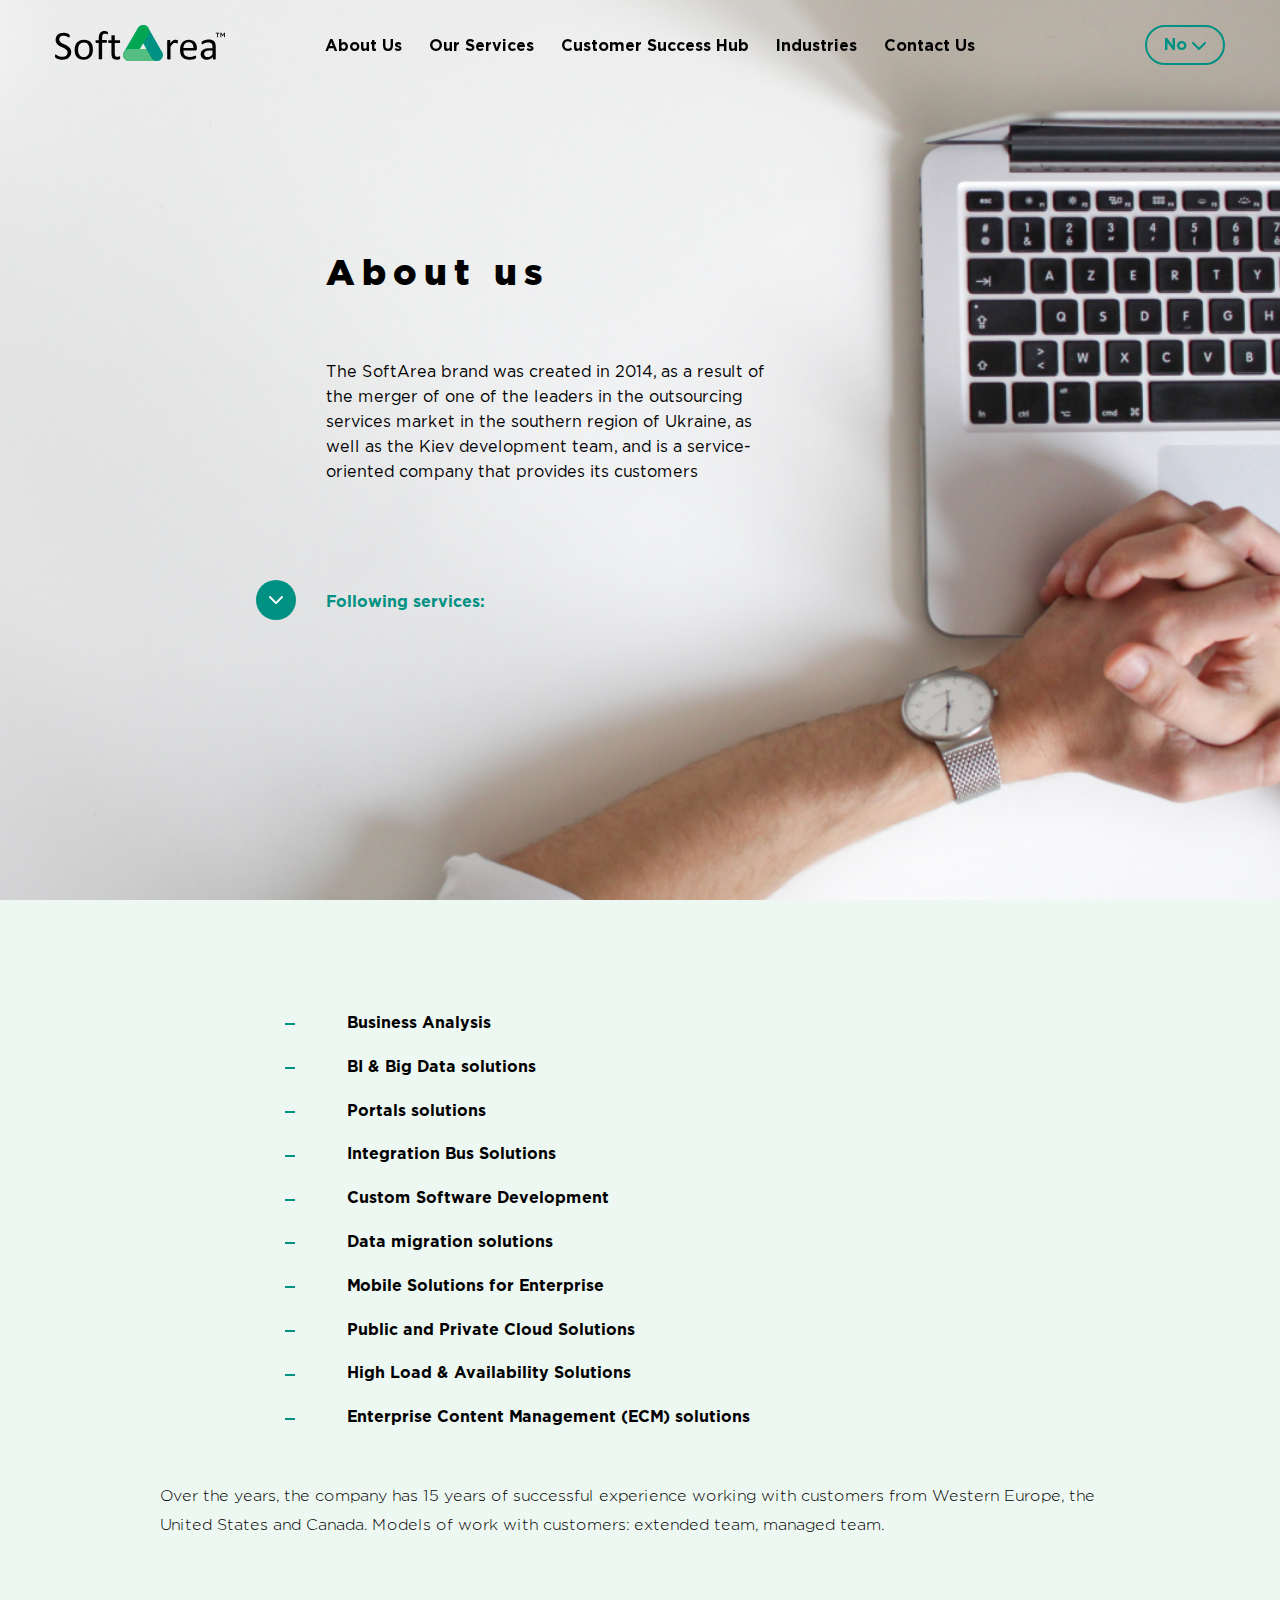
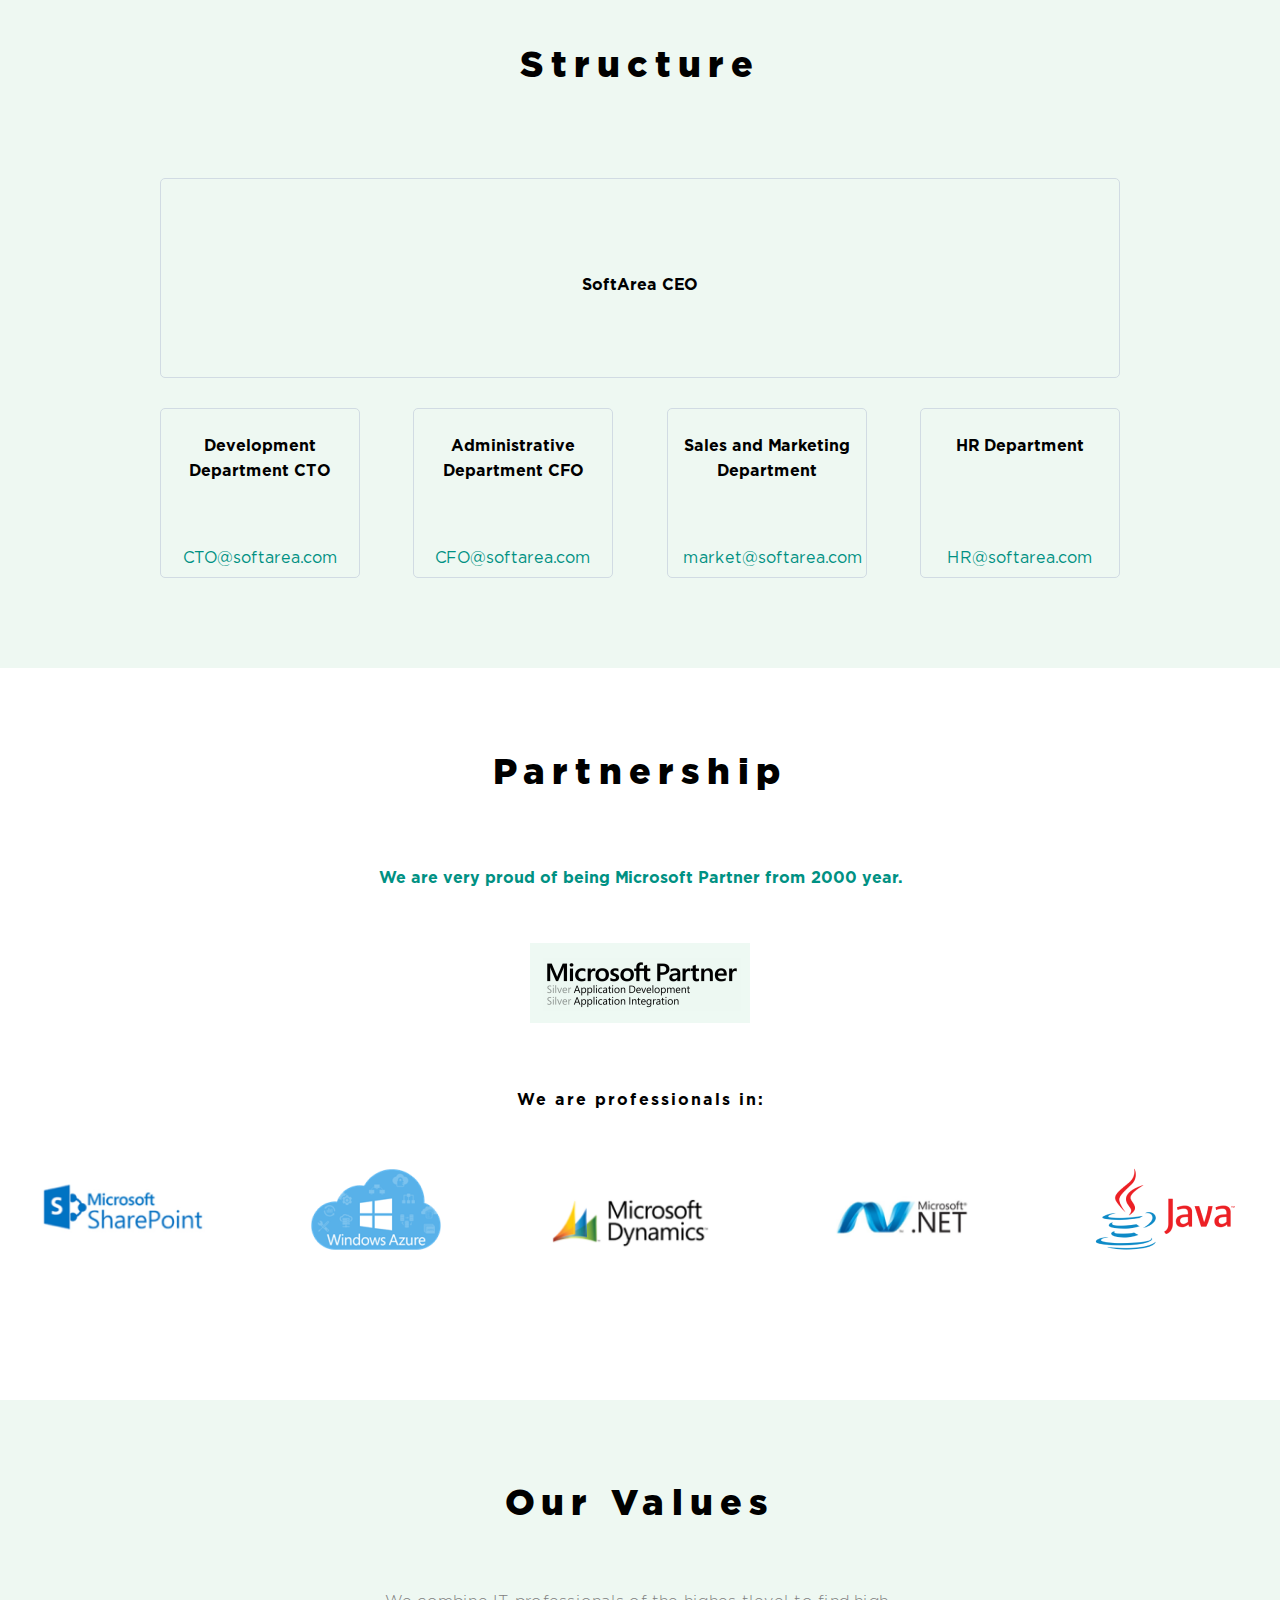
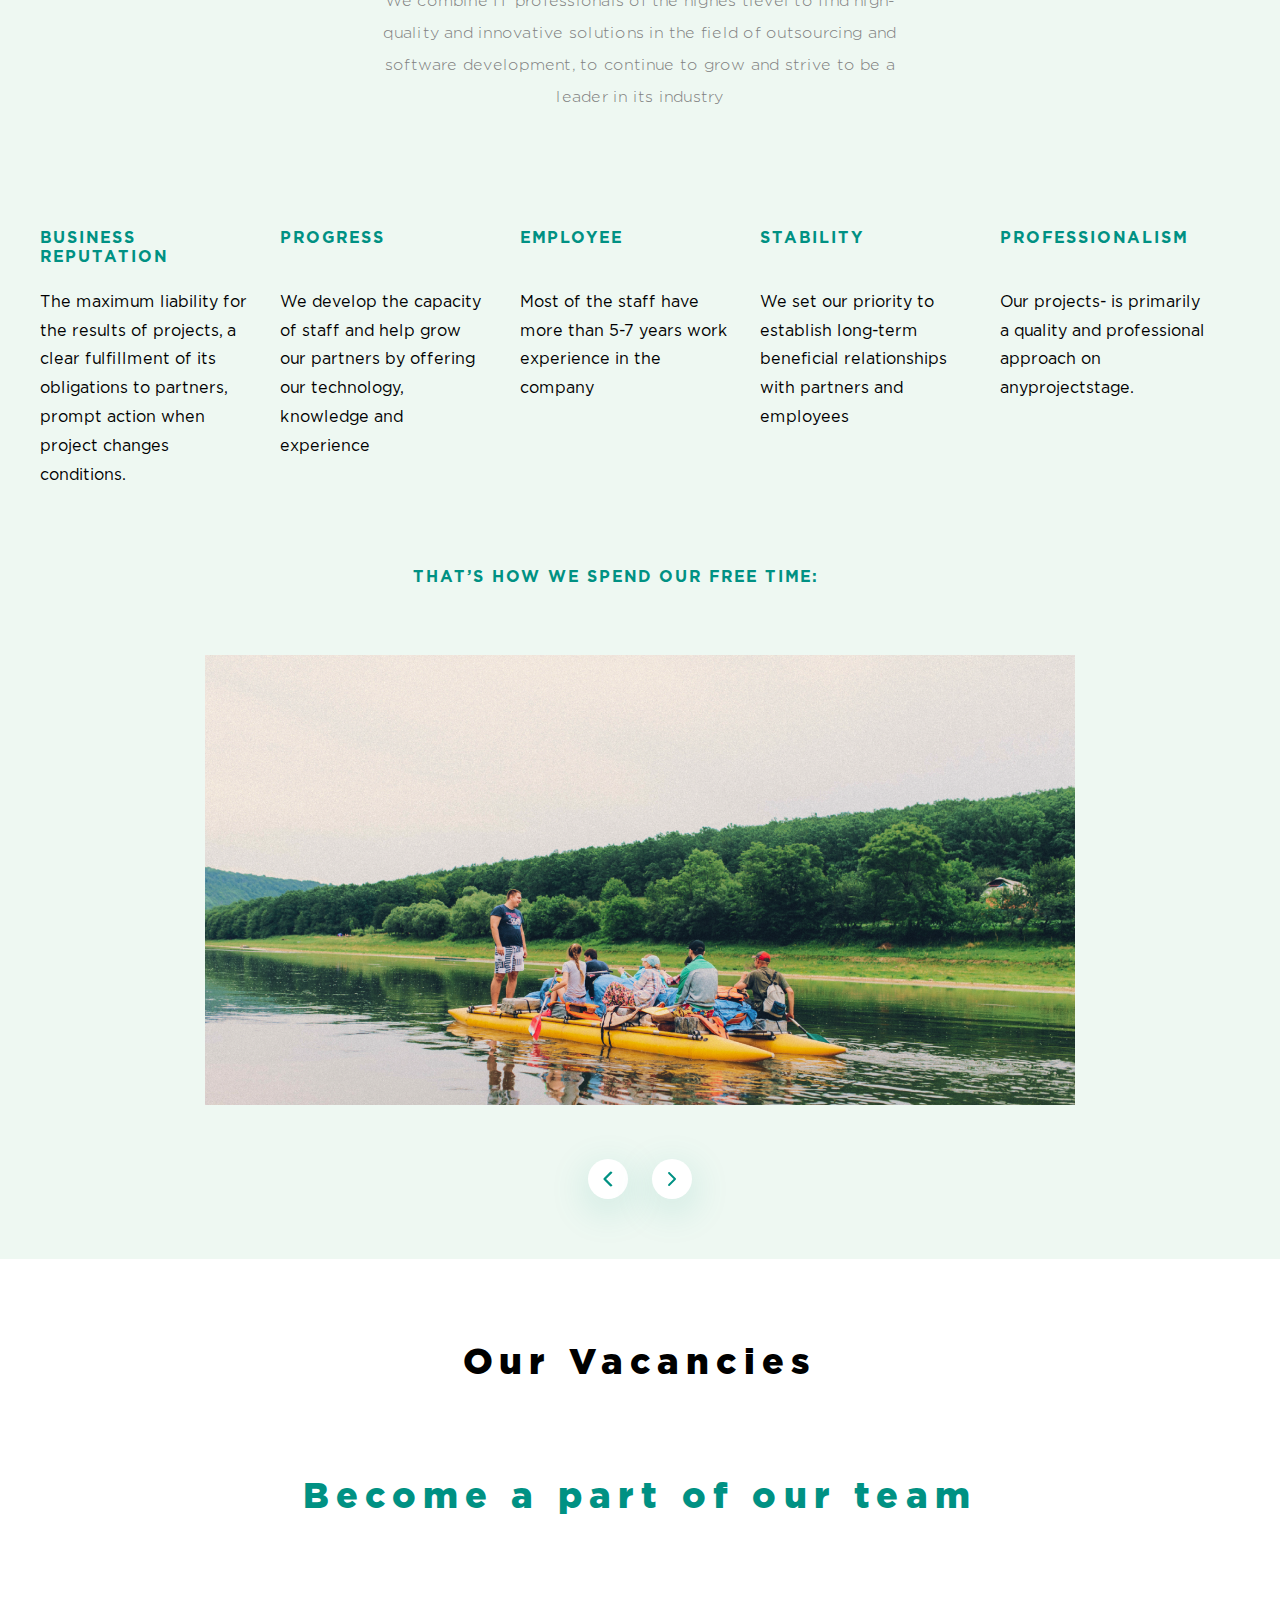
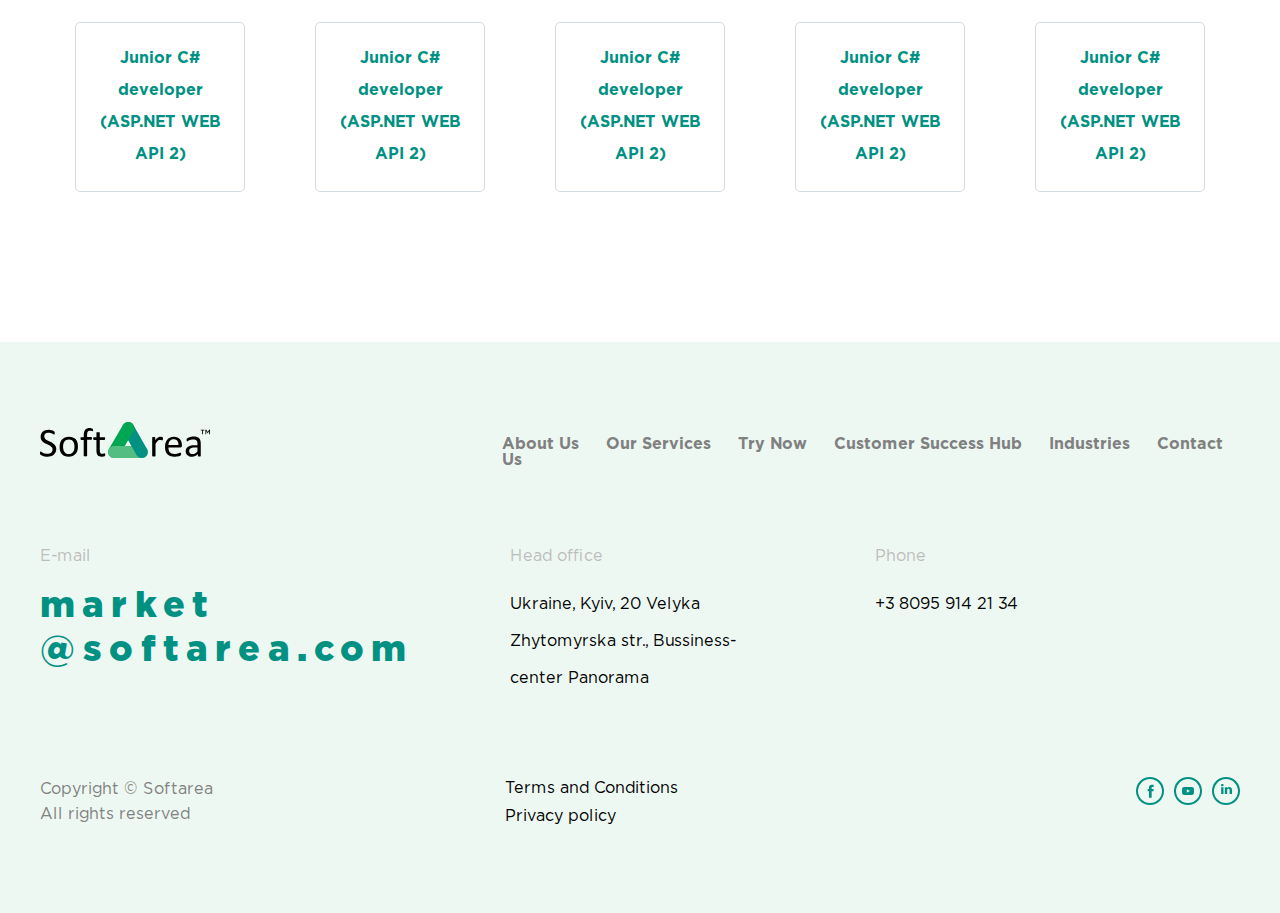
<file: about-us.html>
<!doctype html>
<html class="no-js" lang="en" xmlns="http://www.w3.org/1999/html">

<head>
  <meta charset="utf-8"/>
  <meta http-equiv="x-ua-compatible" content="ie=edge"/>
  <title>Softarea</title>
  <meta name="description" content=""/>
  <meta name="viewport" content="width=device-width, initial-scale=1"/>
  <link rel="stylesheet" href="./styles/app.css"/>

  <!-- BEGIN scripts -->
  <script async defer type="text/javascript" src="scripts/app.js"></script>

  <!-- END scripts -->
</head>
<body>
<!--[if lte IE 9]>
<p class="browserupgrade">You are using an <strong>outdated</strong> browser. Please <a href="https://browsehappy.com/">upgrade
  your browser</a> to improve your experience and security.</p>
<![endif]-->

<!--begin header-->
<div class="header-wrapper header-wrapper--main">
  <header class="header container">
    <a href="index.html" class="logo"><img src="images/logo.svg" alt="softarea" class="logo"></a>
    <nav class="navigation">
      <a href="about-us.html" class="navigation__link">About us</a>
      <a href="services.html" class="navigation__link">Our services</a>
      <a href="case.html" class="navigation__link">Customer success hub</a>
      <a href="industries.html" class="navigation__link">Industries</a>
      <a href="contacts.html" class="navigation__link">Contact us</a>
    </nav>
    <div class="language button js-lang">No<img src="images/icons/arrow-dropdown.svg" alt="more" class="js-arrow">
      <p class="is-hidden js-lang-hidden">
        <a href="#" class="language__option "> En</a>
      </p>
    </div>
  </header>
</div>
<div class="header-hidden">
  <a href="index.html" class="logo"><img src="images/logo.svg" alt="softarea" class="logo"></a>
  <button class="js-burger burger-menu__btn"><img src="images/icons/burger.svg" alt="menu"></button>
  <button class="js-burger-close burger-menu__close"><img src="images/icons/close-green.svg" alt="close"></button>
</div>
<header class="js-burger-wrapper container">
  <div class="burger-menu">
    <div class="burger-container container">
      <nav class="navigation js-nav">
        <a href="index.html" target="_blank" class="navigation__link">Home</a>
        <a href="about-us.html" target="_blank" class="navigation__link">About us</a>
        <a href="services.html" target="_blank" class="navigation__link">Our services</a>
        <a href="case.html" target="_blank" class="navigation__link">Customer success hub</a>
        <a href="industries.html" target="_blank" class="navigation__link">Industries</a>
      </nav>
      <div class="burger-options">
        <a class="burger__link" href="contacts.html">Contact us</a>
        <ul class="language js-lang">
          <li class="button"> No <img src="images/icons/arrow-dropdown.svg" alt="more" class="js-arrow">
            <ul class="is-hidden js-lang-hidden">
              <li class="language__option "> En
            </ul>
        </ul>
        <div class="footer-social">
          <a href="#" class="footer-social__icon">
            <svg width="7" height="14" viewBox="0 0 7 14" fill="none" xmlns="http://www.w3.org/2000/svg">
              <path d="M6.42495 7.31723H4.65327V13.8078H1.96902V7.31723H0.692383V5.03616H1.96902V3.56006C1.96902 2.50448 2.47044 0.851562 4.67716 0.851562L6.66548 0.859881V3.07404H5.22283C4.98619 3.07404 4.65344 3.19227 4.65344 3.69581V5.03829H6.65946L6.42495 7.31723Z"
                    fill="#009183"/>
            </svg>
          </a>
          <a href="#" class="footer-social__icon">
            <svg width="12" height="8" viewBox="0 0 12 8" fill="none" xmlns="http://www.w3.org/2000/svg">
              <path fill-rule="evenodd" clip-rule="evenodd"
                    d="M10.6881 0.238867C11.2045 0.370285 11.6111 0.757478 11.7491 1.24922C11.9999 2.14049 12 3.99994 12 3.99994C12 3.99994 12 5.85951 11.7492 6.75078C11.6111 7.24241 11.2045 7.62972 10.6882 7.76113C9.75243 8 6 8 6 8C6 8 2.24757 8 1.31175 7.76113C0.795454 7.62972 0.388784 7.24252 0.250796 6.75078C0 5.85951 0 4.00006 0 4.00006C0 4.00006 0 2.14049 0.250796 1.24922C0.388784 0.757478 0.795352 0.370285 1.31165 0.238867C2.24747 0 5.9999 0 5.9999 0C5.9999 0 9.75243 0 10.6881 0.238867ZM7.91745 4.00006L4.79996 5.71429V2.28574L7.91745 4.00006Z"
                    fill="#009183"/>
            </svg>
          </a>
          <a href="#" class="footer-social__icon">
            <svg width="11" height="10" viewBox="0 0 11 10" fill="none" xmlns="http://www.w3.org/2000/svg">
              <path d="M2.49844 9.9H0.139976V3.22046H2.49844V9.9ZM1.31944 2.30793H1.30358C0.512687 2.30793 0 1.79528 0 1.15348C0 0.498747 0.527748 0 1.33432 0C2.14097 0 2.63714 0.49861 2.65282 1.15348C2.65282 1.79542 2.14115 2.30793 1.31944 2.30793ZM11 9.9H8.6423V6.32622C8.6423 5.42823 8.30069 4.81549 7.44806 4.81549C6.7958 4.81549 6.40861 5.22887 6.23858 5.62797C6.17558 5.77051 6.15998 5.96987 6.15998 6.16896V9.89986H3.80271C3.80271 9.89986 3.83356 3.84682 3.80271 3.22036H6.16034V4.16733C6.47332 3.7123 7.0326 3.0632 8.28461 3.0632C9.83643 3.0632 11 4.01733 11 6.06993V9.9ZM6.1451 4.18855C6.14912 4.18229 6.15475 4.17476 6.16034 4.16743V4.18855H6.1451Z"
                    fill="#009183"/>
            </svg>
          </a>
        </div>
      </div>
    </div>
  </div>
</header>
<!--end header-->

<main class="about">
  <!--begin hero-->
  <section class="hero js-scroll-to">
    <img src="images/backgrounds/about-bg.png" alt="" class="hero__img">
    <div class="container">
      <h2 class="hero__slogan">About us</h2>
      <h3 class="hero__text">The SoftArea brand was created in 2014, as a result of the merger of one of the leaders in the outsourcing services market in the southern region of Ukraine, as well as the Kiev development team, and is a service-oriented company that provides its customers</h3>
      <a href="#structure" class="hero__anchor">Following services:</a>
    </div>
  </section>
  <!--end hero-->

  <!--begin structure-->
  <section class="structure" id="structure">
    <div class="container">
      <div class="list">
        <p class="list__item">Business Analysis</p>
        <p class="list__item">BI & Big Data solutions</p>
        <p class="list__item">Portals solutions</p>
        <p class="list__item">Integration Bus Solutions</p>
        <p class="list__item">Custom Software Development</p>
        <p class="list__item">Data migration solutions</p>
        <p class="list__item">Mobile Solutions for Enterprise</p>
        <p class="list__item">Public and Private Cloud Solutions</p>
        <p class="list__item">High Load & Availability Solutions</p>
        <p class="list__item">Enterprise Content Management (ECM) solutions</p>
      </div>
      <p class="text">Over the years, the company has 15 years of successful experience working with customers from Western Europe, the United States and Canada. Models of work with customers: extended team, managed team.</p>
      <h4 class="section-heading">Structure</h4>
      <div class="hierarchy">
        <figure class="hierarchy__item">
          <h5 class="hierarchy__item-position">SoftArea CEO</h5>
        </figure>
        <figure class="hierarchy__item">
          <h5 class="hierarchy__item-position">Development Department CTO</h5>
          <a href="mailto:CTO@softarea.com" class="hierarchy__item-mail light-text">CTO@softarea.com</a>
        </figure>
        <figure class="hierarchy__item">
          <h5 class="hierarchy__item-position">Administrative Department CFO</h5>
          <a href="mailto:CFO@softarea.com" class="hierarchy__item-mail light-text">CFO@softarea.com</a>
        </figure>
        <figure class="hierarchy__item">
          <h5 class="hierarchy__item-position">Sales and Marketing Department</h5>
          <a href="mailto:market@softarea.com" class="hierarchy__item-mail light-text">market@softarea.com</a>
        </figure>
        <figure class="hierarchy__item">
          <h5 class="hierarchy__item-position">HR Department</h5>
          <a href="mailto:hr@softarea.com" class="hierarchy__item-mail light-text">HR@softarea.com</a>
        </figure>
      </div>
    </div>
  </section>
  <!--end structure-->

  <!--begin partnership-->
  <section class="partnership" id="partnership">
    <h4 class="section-heading">Partnership</h4>
    <p class="partnership__title text">We are very proud of being Microsoft Partner from 2000 year.</p>
    <img src="images/partnership/partnership=proof.png" class="partnership__proof">
    <p class="partnership__caption">We are professionals in:</p>
    <div class="container">
      <div class="partnership-instruments-wrapper">
        <figure class="partnership-instruments__item">
          <img src="images/partnership/sharepoint.png" alt="microsoft sharepoint" class="partnership-instruments__img">
        </figure>
        <figure class="partnership-instruments__item">
          <img src="images/partnership/azure.png" alt="microsoft sharepoint" class="partnership-instruments__img">
        </figure>
        <figure class="partnership-instruments__item">
          <img src="images/partnership/dynamics.png" alt="microsoft sharepoint" class="partnership-instruments__img">
        </figure>
        <figure class="partnership-instruments__item">
          <img src="images/partnership/net.png" alt="microsoft sharepoint" class="partnership-instruments__img">
        </figure>
        <figure class="partnership-instruments__item">
          <img src="images/partnership/java.png" alt="microsoft sharepoint" class="partnership-instruments__img">
        </figure>
      </div>
    </div>
  </section>
  <!--end partnership-->

  <!--begin values-->
  <section class="values" id="values">
    <h4 class="section-heading">Our Values</h4>
    <h5 class="section-caption">We combine IT professionals of the highes tlevel to find high-quality and innovative solutions in the field of outsourcing and software development, to continue to grow and strive to be a leader in its industry</h5>
    <div class="container">
      <div class="values-wrapper">
        <div class="values__item">
          <h4 class="values__item-heading text">business reputation</h4>
          <p class="text">The maximum liability for the results of projects, a clear fulfillment of its obligations to partners, prompt action when project changes conditions.</p>
        </div>
        <div class="values__item">
          <h4 class="values__item-heading text">progress</h4>
          <p class="text">We develop the capacity of staff and help grow our partners by offering our technology, knowledge and experience</p>
        </div>
        <div class="values__item">
          <h4 class="values__item-heading text">employee</h4>
          <p class="text">Most of the staff have more than 5-7 years work experience in the company</p>
        </div>
        <div class="values__item">
          <h4 class="values__item-heading text">stability</h4>
          <p class="text">We set our priority to establish long-term beneficial relationships with partners and employees</p>
        </div>
        <div class="values__item">
          <h4 class="values__item-heading text">professionalism</h4>
          <p class="text">Our projects- is primarily a quality and professional approach on anyprojectstage.</p>
        </div>
      </div>
      <p class="text text--slider">That’s how we spend our free time:</p>
      <div class="values-slider js-values-slider">
        <img src="images/values/values-slider.png" alt="team" class="value-slide">
        <img src="images/values/values-slider.png" alt="team" class="value-slide">
        <img src="images/values/values-slider.png" alt="team" class="value-slide">
      </div>
    </div>
  </section>
  <!--end values-->

  <!--begin vacancies-->
  <section class="vacancies" id="vacancies">
    <h4 class="section-heading">Our Vacancies</h4>
    <p class="bold-green">Become a part of our team</p>
    <div class="vacancies-wrapper container">
      <div class="vacancies__item js-pop-up-call">
        <p class="vacancies__item-position">Junior C# developer (ASP.NET WEB API 2)</p>
        <div class="vacancy-info js-pop-up">
          <div class="vacancy-info-header">
            <p class="vacancy-info-header__item">28 August, 2018</p>
            <p class="vacancy-info-header__item"><img src="images/icons/locate.svg" alt="location"> Kyiv</p>
          </div>
          <h2 class="vacancy-info__position">Junior C# developer (ASP.NET WEB API 2)</h2>
          <div class="js-list-toggler"><h5 class="vacancy-info__caption">Необходимые навыки</h5>
            <div class="list js-list">
              <p class="list__item">At least 3+ years of experience with ASP.NET WebAPI 2 </p>
              <p class="list__item">Experience with NHibernate or other ORM (e.g. Entity Framework)s</p>
              <p class="list__item">Dependency Injection / IoC </p>
              <p class="list__item">Domain driven design (DDD)</p>
              <p class="list__item">Unit and Integration Testing (NUnit)</p>
              <p class="list__item">Upper-intermediate spoken and written English</p>
            </div>
          </div>
          <div class="vacancy__application" id="application">
            <form action="" class="vacancy-form">
              <div class="vacancy-form__details">
                <label for="salary" class="vacancy-form__label">Your financial expectations
                  <input type="text" class="vacancy-form__input" id="salary" placeholder="$">
                </label>
                <div class="vacancy-form__label">Your level of English
                  <div class="select">
                    <select class="custom-select" required>
                      <option value="hide"></option>
                      <option value="fluent">Fluent</option>
                      <option value="upper-intermediate">Upper-Intermediate</option>
                      <option value="intermediate">Intermediate</option>
                    </select>
                  </div>
                </div>
              </div>
              <label class="vacancy-form__label" for= "expectations">Your expectations from projects</label>
              <textarea name="expectations" id="expectations" class="vacancy-form__mssg vacancy-form__input"></textarea>
              <div class="resume">
                <p class="resume__label">Upload resume</p>
                <input type="file" accept="text/*" class="resume__input" id="resume" required>
                <label  for="resume" class="vacancy-form__upload button">Apply</label>
              </div>
            </form>
          </div>
        </div>
      </div>
      <div class="vacancies__item js-pop-up-call"><p class="vacancies__item-position">Junior C# developer (ASP.NET WEB API 2)</p>
        <div class="vacancy-info js-pop-up">
          <div class="vacancy-info-header">
            <p class="vacancy-info-header__item">28 August, 2018</p>
            <p class="vacancy-info-header__item"><img src="images/icons/locate.svg" alt="location"> Kyiv</p>
          </div>
          <h2 class="vacancy-info__position">Junior C# developer (ASP.NET WEB API 2)</h2>
          <div class="js-list-toggler"><h5 class="vacancy-info__caption">Необходимые навыки</h5>
            <div class="list js-list">
              <p class="list__item">At least 3+ years of experience with ASP.NET WebAPI 2 </p>
              <p class="list__item">Experience with NHibernate or other ORM (e.g. Entity Framework)s</p>
              <p class="list__item">Dependency Injection / IoC </p>
              <p class="list__item">Domain driven design (DDD)</p>
              <p class="list__item">Unit and Integration Testing (NUnit)</p>
              <p class="list__item">Upper-intermediate spoken and written English</p>
            </div>
          </div>
          <div class="vacancy__application" id="application">
            <form action="" class="vacancy-form">
              <div class="vacancy-form__details">
                <label for="salary" class="vacancy-form__label">Your financial expectations
                  <input type="text" class="vacancy-form__input" id="salary" placeholder="$">
                </label>
                <div class="vacancy-form__label">Your level of English
                  <div class="select">
                    <select class="custom-select" required>
                      <option value="hide"></option>
                      <option value="fluent">Fluent</option>
                      <option value="upper-intermediate">Upper-Intermediate</option>
                      <option value="intermediate">Intermediate</option>
                    </select>
                  </div>
                </div>
              </div>
              <label class="vacancy-form__label" for= "expectations">Your expectations from projects</label>
              <textarea name="expectations" id="expectations" class="vacancy-form__mssg vacancy-form__input"></textarea>
              <div class="resume">
                <p class="resume__label">Upload resume</p>
                <input type="file" accept="text/*" class="resume__input" id="resume" required>
                <label  for="resume" class="vacancy-form__upload button">Apply</label>
              </div>
            </form>
          </div>
        </div>
      </div>
      <div class="vacancies__item"><p class="vacancies__item-position">Junior C# developer (ASP.NET WEB API 2)</p></div>
      <div class="vacancies__item"><p class="vacancies__item-position">Junior C# developer (ASP.NET WEB API 2)</p></div>
      <div class="vacancies__item"><p class="vacancies__item-position">Junior C# developer (ASP.NET WEB API 2)</p></div>
    </div>
  </section>
  <!--end vacancies-->
</main>

<!--begin footer-->
<footer class="footer">
  <div class="footer-top container">
    <a href="/" class="logo"><img src="images/logo.svg" alt="softarea" class="logo"></a>
    <nav class="navigation">
      <a href="about-us.html" target="_blank" class="navigation__link">About us</a>
      <a href="services.html" target="_blank" class="navigation__link">Our services</a>
      <a href="try-now.html" target="_blank" class="navigation__link">Try now</a>
      <a href="case.html" target="_blank" class="navigation__link">Customer success hub</a>
      <a href="industries.html" target="_blank" class="navigation__link">Industries</a>
      <a href="contacts.html" target="_blank" class="navigation__link">Contact us</a>
    </nav>
  </div>

  <div class="footer-middle container">
    <div class="contacts">
      <h6 class="contacts__heading">E-mail</h6>
      <a href="mailto:market@softarea.com" class="contacts__email">market<br>@softarea.com</a>
    </div>
    <div class="contacts contacts--extra-padding">
      <h6 class="contacts__heading">Head office</h6>
      <p class="contacts__info">Ukraine, Kyiv, 20 Velyka Zhytomyrska str., Bussiness-center Panorama</p>
    </div>
    <div class="contacts">
      <h6 class="contacts__heading">Phone</h6>
      <a href="tel:+380959142134" class="contacts__info">+3 8095 914 21 34</a>
    </div>
  </div>

  <div class="footer-bottom container">
    <p class="footer-bottom-section copyrights">Copyright &copy; Softarea <br> All rights reserved</p>
    <div class="footer-bottom__policy">
      <a href="" class="policy__link">Terms and Conditions</a>
      <br><a href="" class="policy__link">Privacy policy</a>
    </div>
    <div class="footer-social">
      <a href="#" class="footer-social__icon">
        <svg width="7" height="14" viewBox="0 0 7 14" fill="none" xmlns="http://www.w3.org/2000/svg">
          <path d="M6.42495 7.31723H4.65327V13.8078H1.96902V7.31723H0.692383V5.03616H1.96902V3.56006C1.96902 2.50448 2.47044 0.851562 4.67716 0.851562L6.66548 0.859881V3.07404H5.22283C4.98619 3.07404 4.65344 3.19227 4.65344 3.69581V5.03829H6.65946L6.42495 7.31723Z"
                fill="#009183"/>
        </svg>
      </a>
      <a href="#" class="footer-social__icon">
        <svg width="12" height="8" viewBox="0 0 12 8" fill="none" xmlns="http://www.w3.org/2000/svg">
          <path fill-rule="evenodd" clip-rule="evenodd"
                d="M10.6881 0.238867C11.2045 0.370285 11.6111 0.757478 11.7491 1.24922C11.9999 2.14049 12 3.99994 12 3.99994C12 3.99994 12 5.85951 11.7492 6.75078C11.6111 7.24241 11.2045 7.62972 10.6882 7.76113C9.75243 8 6 8 6 8C6 8 2.24757 8 1.31175 7.76113C0.795454 7.62972 0.388784 7.24252 0.250796 6.75078C0 5.85951 0 4.00006 0 4.00006C0 4.00006 0 2.14049 0.250796 1.24922C0.388784 0.757478 0.795352 0.370285 1.31165 0.238867C2.24747 0 5.9999 0 5.9999 0C5.9999 0 9.75243 0 10.6881 0.238867ZM7.91745 4.00006L4.79996 5.71429V2.28574L7.91745 4.00006Z"
                fill="#009183"/>
        </svg>
      </a>
      <a href="#" class="footer-social__icon">
        <svg width="11" height="10" viewBox="0 0 11 10" fill="none" xmlns="http://www.w3.org/2000/svg">
          <path d="M2.49844 9.9H0.139976V3.22046H2.49844V9.9ZM1.31944 2.30793H1.30358C0.512687 2.30793 0 1.79528 0 1.15348C0 0.498747 0.527748 0 1.33432 0C2.14097 0 2.63714 0.49861 2.65282 1.15348C2.65282 1.79542 2.14115 2.30793 1.31944 2.30793ZM11 9.9H8.6423V6.32622C8.6423 5.42823 8.30069 4.81549 7.44806 4.81549C6.7958 4.81549 6.40861 5.22887 6.23858 5.62797C6.17558 5.77051 6.15998 5.96987 6.15998 6.16896V9.89986H3.80271C3.80271 9.89986 3.83356 3.84682 3.80271 3.22036H6.16034V4.16733C6.47332 3.7123 7.0326 3.0632 8.28461 3.0632C9.83643 3.0632 11 4.01733 11 6.06993V9.9ZM6.1451 4.18855C6.14912 4.18229 6.15475 4.17476 6.16034 4.16743V4.18855H6.1451Z"
                fill="#009183"/>
        </svg>
      </a>
    </div>
  </div>
</footer>
<!--end footer-->
</body>
</html>
</file>
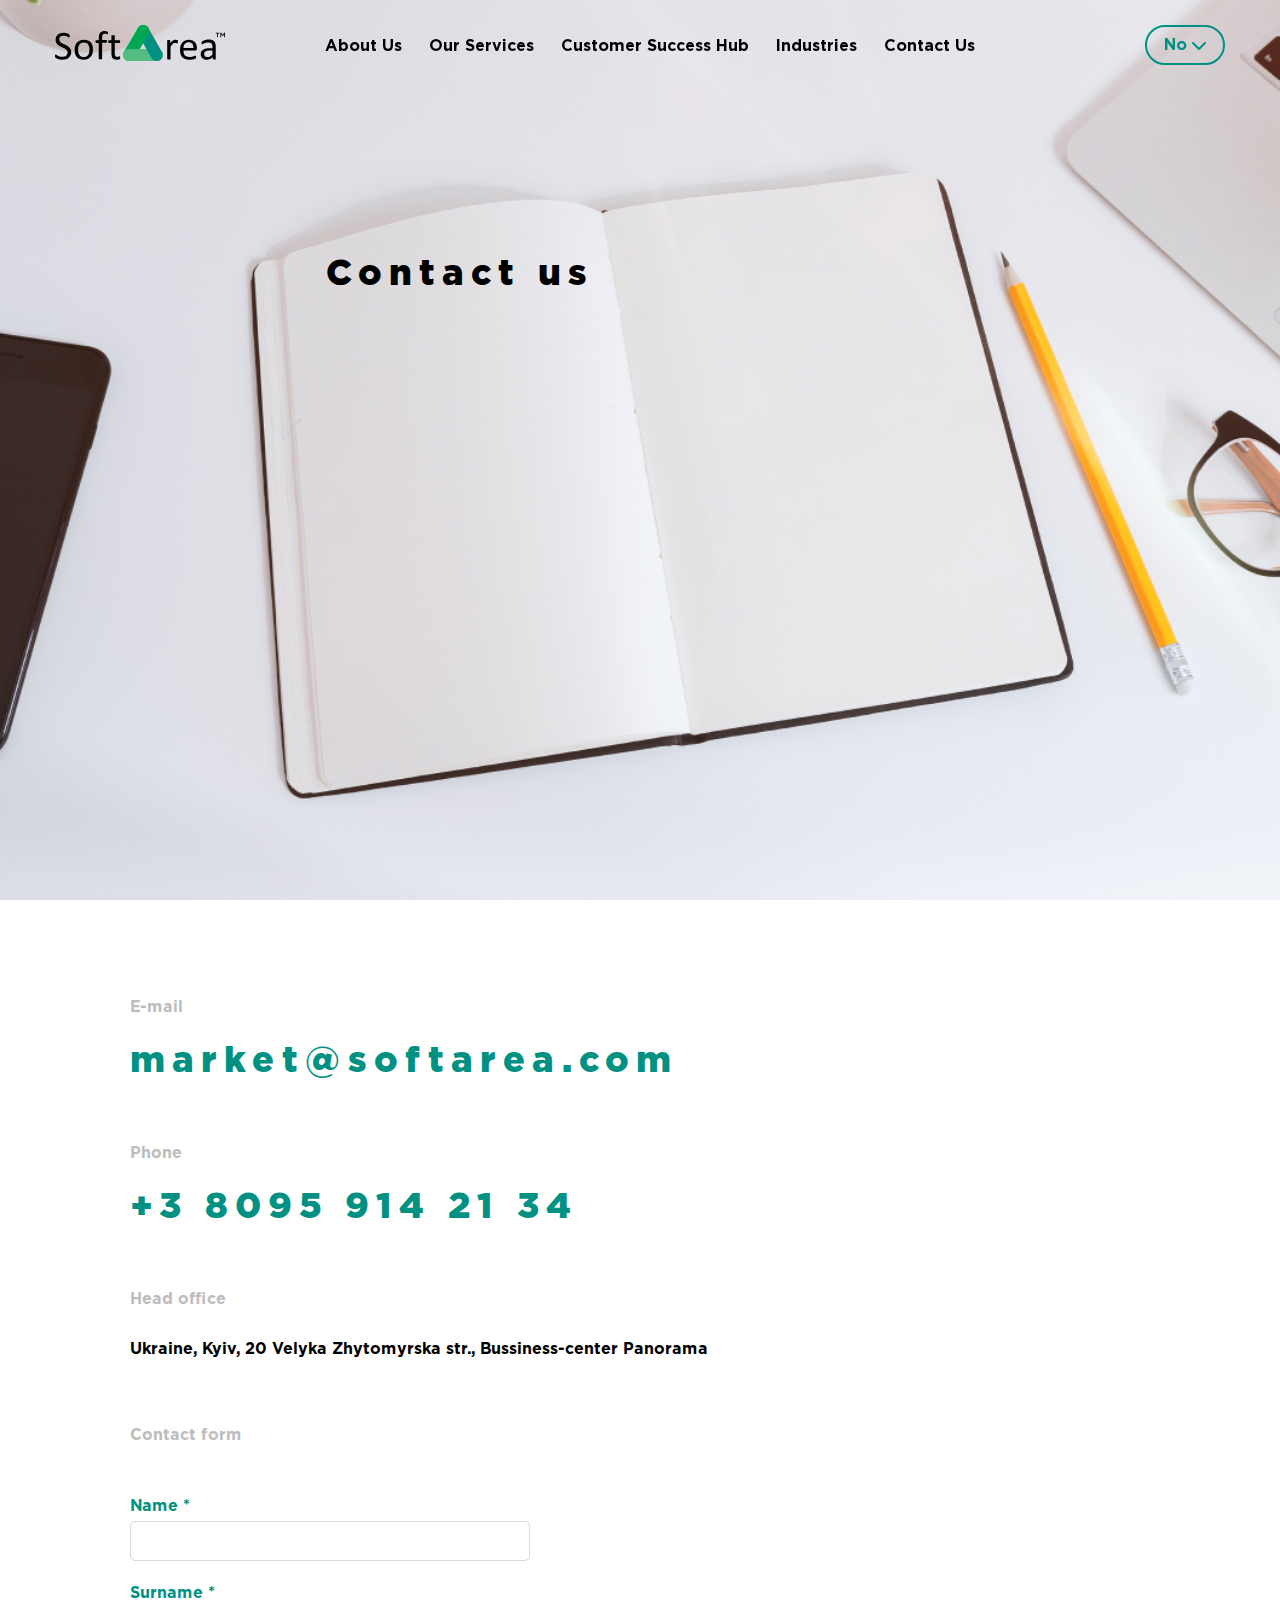
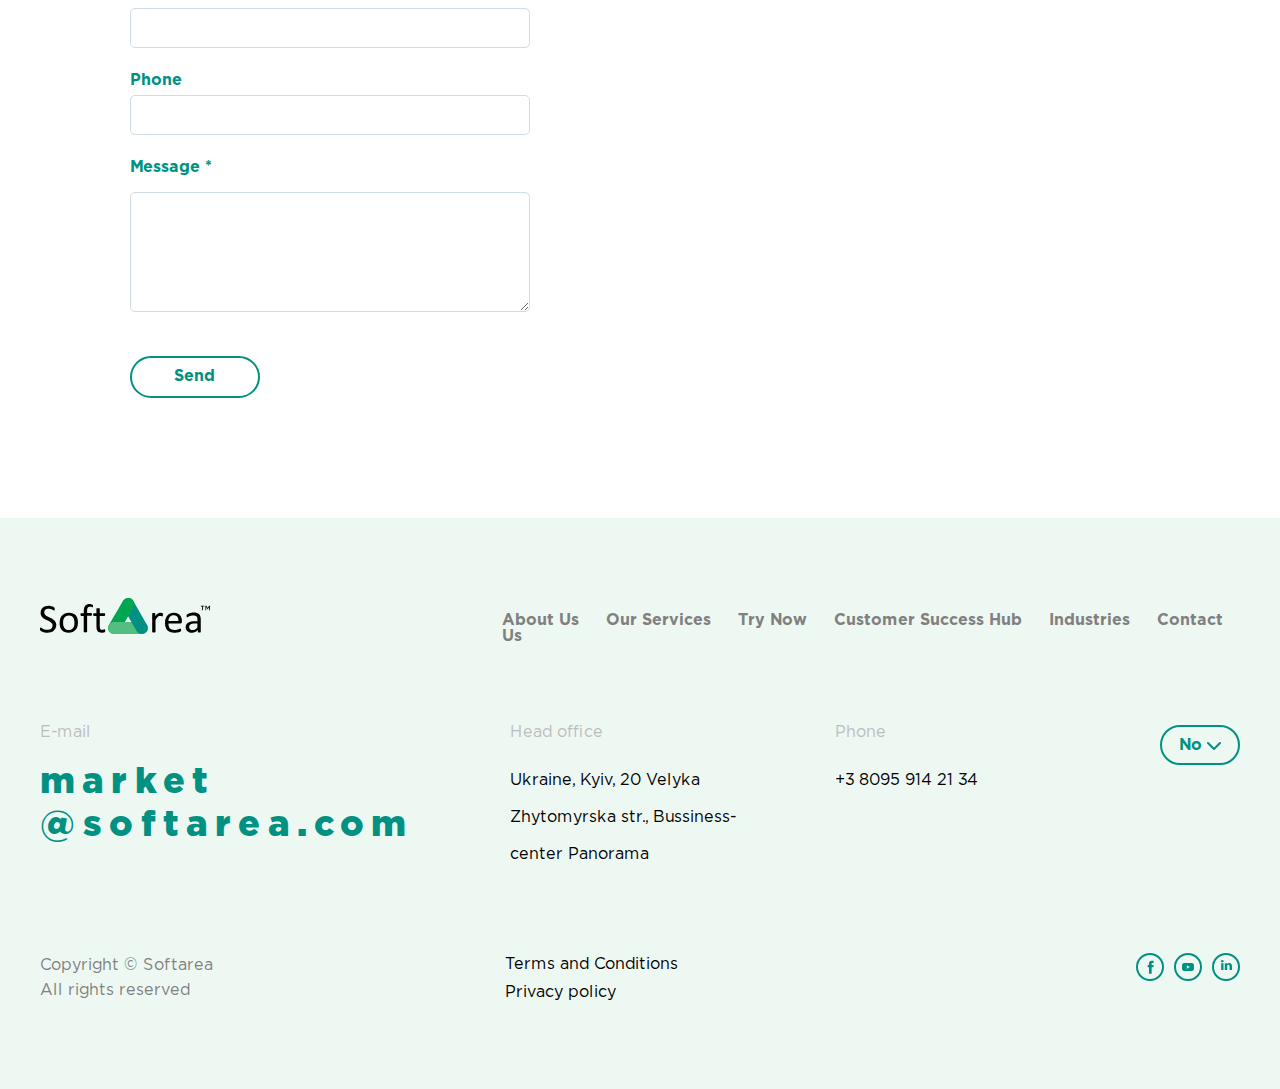
<file: contacts.html>
<!doctype html>
<html class="no-js" lang="en" xmlns="http://www.w3.org/1999/html">

<head>
  <meta charset="utf-8"/>
  <meta http-equiv="x-ua-compatible" content="ie=edge"/>
  <title>Softarea</title>
  <meta name="description" content=""/>
  <meta name="viewport" content="width=device-width, initial-scale=1"/>
  <link rel="stylesheet" href="./styles/app.css"/>

  <!-- BEGIN scripts -->
  <script async defer type="text/javascript" src="scripts/app.js"></script>

  <!-- END scripts -->
</head>
<body>
<!--[if lte IE 9]>
<p class="browserupgrade">You are using an <strong>outdated</strong> browser. Please <a href="https://browsehappy.com/">upgrade
  your browser</a> to improve your experience and security.</p>
<![endif]-->

<!--begin header-->
<div class="header-wrapper header-wrapper--main">
  <header class="header container">
    <a href="index.html" class="logo"><img src="images/logo.svg" alt="softarea" class="logo"></a>
    <nav class="navigation">
      <a href="about-us.html" class="navigation__link">About us</a>
      <a href="services.html" class="navigation__link">Our services</a>
      <a href="case.html" class="navigation__link">Customer success hub</a>
      <a href="industries.html" class="navigation__link">Industries</a>
      <a href="contacts.html" class="navigation__link">Contact us</a>
    </nav>
    <div class="language button js-lang">No<img src="images/icons/arrow-dropdown.svg" alt="more" class="js-arrow">
      <p class="is-hidden js-lang-hidden">
        <a href="#" class="language__option "> En</a>
      </p>
    </div>
  </header>
</div>
<div class="header-hidden">
  <a href="index.html" class="logo"><img src="images/logo.svg" alt="softarea" class="logo"></a>
  <button class="js-burger burger-menu__btn"><img src="images/icons/burger.svg" alt="menu"></button>
  <button class="js-burger-close burger-menu__close"><img src="images/icons/close-green.svg" alt="close"></button>
</div>
<header class="js-burger-wrapper container">
  <div class="burger-menu">
    <div class="burger-container container">
      <nav class="navigation js-nav">
        <a href="index.html" target="_blank" class="navigation__link">Home</a>
        <a href="about-us.html" target="_blank" class="navigation__link">About us</a>
        <a href="services.html" target="_blank" class="navigation__link">Our services</a>
        <a href="case.html" target="_blank" class="navigation__link">Customer success hub</a>
        <a href="industries.html" target="_blank" class="navigation__link">Industries</a>
      </nav>
      <div class="burger-options">
        <a class="burger__link" href="contacts.html">Contact us</a>
        <div class="language button js-lang">No<img src="images/icons/arrow-dropdown.svg" alt="more" class="js-arrow">
          <p class="is-hidden js-lang-hidden">
            <a href="#" class="language__option "> En</a>
          </p>
        </div>
        <div class="footer-social">
          <a href="#" class="footer-social__icon">
            <svg width="7" height="14" viewBox="0 0 7 14" fill="none" xmlns="http://www.w3.org/2000/svg">
              <path d="M6.42495 7.31723H4.65327V13.8078H1.96902V7.31723H0.692383V5.03616H1.96902V3.56006C1.96902 2.50448 2.47044 0.851562 4.67716 0.851562L6.66548 0.859881V3.07404H5.22283C4.98619 3.07404 4.65344 3.19227 4.65344 3.69581V5.03829H6.65946L6.42495 7.31723Z"
                    fill="#009183"/>
            </svg>
          </a>
          <a href="#" class="footer-social__icon">
            <svg width="12" height="8" viewBox="0 0 12 8" fill="none" xmlns="http://www.w3.org/2000/svg">
              <path fill-rule="evenodd" clip-rule="evenodd"
                    d="M10.6881 0.238867C11.2045 0.370285 11.6111 0.757478 11.7491 1.24922C11.9999 2.14049 12 3.99994 12 3.99994C12 3.99994 12 5.85951 11.7492 6.75078C11.6111 7.24241 11.2045 7.62972 10.6882 7.76113C9.75243 8 6 8 6 8C6 8 2.24757 8 1.31175 7.76113C0.795454 7.62972 0.388784 7.24252 0.250796 6.75078C0 5.85951 0 4.00006 0 4.00006C0 4.00006 0 2.14049 0.250796 1.24922C0.388784 0.757478 0.795352 0.370285 1.31165 0.238867C2.24747 0 5.9999 0 5.9999 0C5.9999 0 9.75243 0 10.6881 0.238867ZM7.91745 4.00006L4.79996 5.71429V2.28574L7.91745 4.00006Z"
                    fill="#009183"/>
            </svg>
          </a>
          <a href="#" class="footer-social__icon">
            <svg width="11" height="10" viewBox="0 0 11 10" fill="none" xmlns="http://www.w3.org/2000/svg">
              <path d="M2.49844 9.9H0.139976V3.22046H2.49844V9.9ZM1.31944 2.30793H1.30358C0.512687 2.30793 0 1.79528 0 1.15348C0 0.498747 0.527748 0 1.33432 0C2.14097 0 2.63714 0.49861 2.65282 1.15348C2.65282 1.79542 2.14115 2.30793 1.31944 2.30793ZM11 9.9H8.6423V6.32622C8.6423 5.42823 8.30069 4.81549 7.44806 4.81549C6.7958 4.81549 6.40861 5.22887 6.23858 5.62797C6.17558 5.77051 6.15998 5.96987 6.15998 6.16896V9.89986H3.80271C3.80271 9.89986 3.83356 3.84682 3.80271 3.22036H6.16034V4.16733C6.47332 3.7123 7.0326 3.0632 8.28461 3.0632C9.83643 3.0632 11 4.01733 11 6.06993V9.9ZM6.1451 4.18855C6.14912 4.18229 6.15475 4.17476 6.16034 4.16743V4.18855H6.1451Z"
                    fill="#009183"/>
            </svg>
          </a>
        </div>
      </div>
    </div>
  </div>
</header>
<!--end header-->

<main class="contact-us">
  <!--begin hero-->
  <section class="hero">
    <img src="images/backgrounds/contacts-bg.png" alt="" class="hero__img">
    <div class="container">
      <h2 class="hero__slogan">Contact us</h2>
    </div>
  </section>
  <!--end hero-->

  <section class="contacts-info container">
    <h6 class="contacts__heading">E-mail</h6>
    <a href="mailto:market@softarea.com" class="bold-green">market@softarea.com</a>
    <h6 class="contacts__heading">Phone</h6>
    <a href="tel:+380959142134" class="bold-green">+3 8095 914 21 34</a>
    <h6 class="contacts__heading">Head office</h6>
    <p class="contacts__info">Ukraine, Kyiv, 20 Velyka Zhytomyrska str., Bussiness-center Panorama</p>

    <div class="contacts-block container" id="contacts">
      <h6 class="contacts__heading">Сontact form</h6>
      <form class="contacts-form">
        <label for="inputName" class="contacts__field-label">Name <span>*</span></label>
        <input type="text" class="contacts-form__field" id="inputName" pattern="[A-Za-z]{1,32}" required>
        <label for="surname" class="contacts__field-label">Surname <span>*</span></label>
        <input type="text" class="contacts-form__field" id="surname" pattern="[A-Za-z]{1,32}" required>
        <label for="phone" class="contacts__field-label">Phone</label>
        <input type="tel" class="contacts-form__field" id="phone" pattern="^[9-+s()]*$">
        <!--<label for="message" class="contacts__field-label">Message <span>*</span</label>-->
        <label for="message" class="contacts__field-label">message <span>*</span></label>
        <textarea name="" class="contacts-form__field contacts-form__field--message" id="message"></textarea>
        <input type="submit" class="contacts-form__submit button" value="Send">
      </form>
    </div>
  </section>
</main>

<!--begin footer-->
<footer class="footer">
  <div class="footer-top container">
    <a href="/" class="logo"><img src="images/logo.svg" alt="softarea" class="logo"></a>
    <nav class="navigation">
      <a href="about-us.html" target="_blank" class="navigation__link">About us</a>
      <a href="services.html" target="_blank" class="navigation__link">Our services</a>
      <a href="try-now.html" target="_blank" class="navigation__link">Try now</a>
      <a href="case.html" target="_blank" class="navigation__link">Customer success hub</a>
      <a href="industries.html" target="_blank" class="navigation__link">Industries</a>
      <a href="contacts.html" target="_blank" class="navigation__link">Contact us</a>
    </nav>
  </div>

  <div class="footer-middle container">
    <div class="contacts">
      <h6 class="contacts__heading">E-mail</h6>
      <a href="mailto:market@softarea.com" class="contacts__email">market<br>@softarea.com</a>
    </div>
    <div class="contacts contacts--extra-padding">
      <h6 class="contacts__heading">Head office</h6>
      <p class="contacts__info">Ukraine, Kyiv, 20 Velyka Zhytomyrska str., Bussiness-center Panorama</p>
    </div>
    <div class="contacts">
      <h6 class="contacts__heading">Phone</h6>
      <a href="tel:+380959142134" class="contacts__info">+3 8095 914 21 34</a>
    </div>
    <div class="language button js-lang">No<img src="images/icons/arrow-dropdown.svg" alt="more" class="js-arrow">
      <p class="is-hidden js-lang-hidden">
        <a href="#" class="language__option "> En</a>
      </p>
    </div>
  </div>

  <div class="footer-bottom container">
    <p class="footer-bottom-section copyrights">Copyright &copy; Softarea <br> All rights reserved</p>
    <div class="footer-bottom__policy">
      <a href="" class="policy__link">Terms and Conditions</a>
      <br><a href="" class="policy__link">Privacy policy</a>
    </div>
    <div class="footer-social">
      <a href="#" class="footer-social__icon">
        <svg width="7" height="14" viewBox="0 0 7 14" fill="none" xmlns="http://www.w3.org/2000/svg">
          <path d="M6.42495 7.31723H4.65327V13.8078H1.96902V7.31723H0.692383V5.03616H1.96902V3.56006C1.96902 2.50448 2.47044 0.851562 4.67716 0.851562L6.66548 0.859881V3.07404H5.22283C4.98619 3.07404 4.65344 3.19227 4.65344 3.69581V5.03829H6.65946L6.42495 7.31723Z"
                fill="#009183"/>
        </svg>
      </a>
      <a href="#" class="footer-social__icon">
        <svg width="12" height="8" viewBox="0 0 12 8" fill="none" xmlns="http://www.w3.org/2000/svg">
          <path fill-rule="evenodd" clip-rule="evenodd"
                d="M10.6881 0.238867C11.2045 0.370285 11.6111 0.757478 11.7491 1.24922C11.9999 2.14049 12 3.99994 12 3.99994C12 3.99994 12 5.85951 11.7492 6.75078C11.6111 7.24241 11.2045 7.62972 10.6882 7.76113C9.75243 8 6 8 6 8C6 8 2.24757 8 1.31175 7.76113C0.795454 7.62972 0.388784 7.24252 0.250796 6.75078C0 5.85951 0 4.00006 0 4.00006C0 4.00006 0 2.14049 0.250796 1.24922C0.388784 0.757478 0.795352 0.370285 1.31165 0.238867C2.24747 0 5.9999 0 5.9999 0C5.9999 0 9.75243 0 10.6881 0.238867ZM7.91745 4.00006L4.79996 5.71429V2.28574L7.91745 4.00006Z"
                fill="#009183"/>
        </svg>
      </a>
      <a href="#" class="footer-social__icon">
        <svg width="11" height="10" viewBox="0 0 11 10" fill="none" xmlns="http://www.w3.org/2000/svg">
          <path d="M2.49844 9.9H0.139976V3.22046H2.49844V9.9ZM1.31944 2.30793H1.30358C0.512687 2.30793 0 1.79528 0 1.15348C0 0.498747 0.527748 0 1.33432 0C2.14097 0 2.63714 0.49861 2.65282 1.15348C2.65282 1.79542 2.14115 2.30793 1.31944 2.30793ZM11 9.9H8.6423V6.32622C8.6423 5.42823 8.30069 4.81549 7.44806 4.81549C6.7958 4.81549 6.40861 5.22887 6.23858 5.62797C6.17558 5.77051 6.15998 5.96987 6.15998 6.16896V9.89986H3.80271C3.80271 9.89986 3.83356 3.84682 3.80271 3.22036H6.16034V4.16733C6.47332 3.7123 7.0326 3.0632 8.28461 3.0632C9.83643 3.0632 11 4.01733 11 6.06993V9.9ZM6.1451 4.18855C6.14912 4.18229 6.15475 4.17476 6.16034 4.16743V4.18855H6.1451Z"
                fill="#009183"/>
        </svg>
      </a>
    </div>
  </div>
</footer>
<!--end footer-->
</body>
</html>
</file>
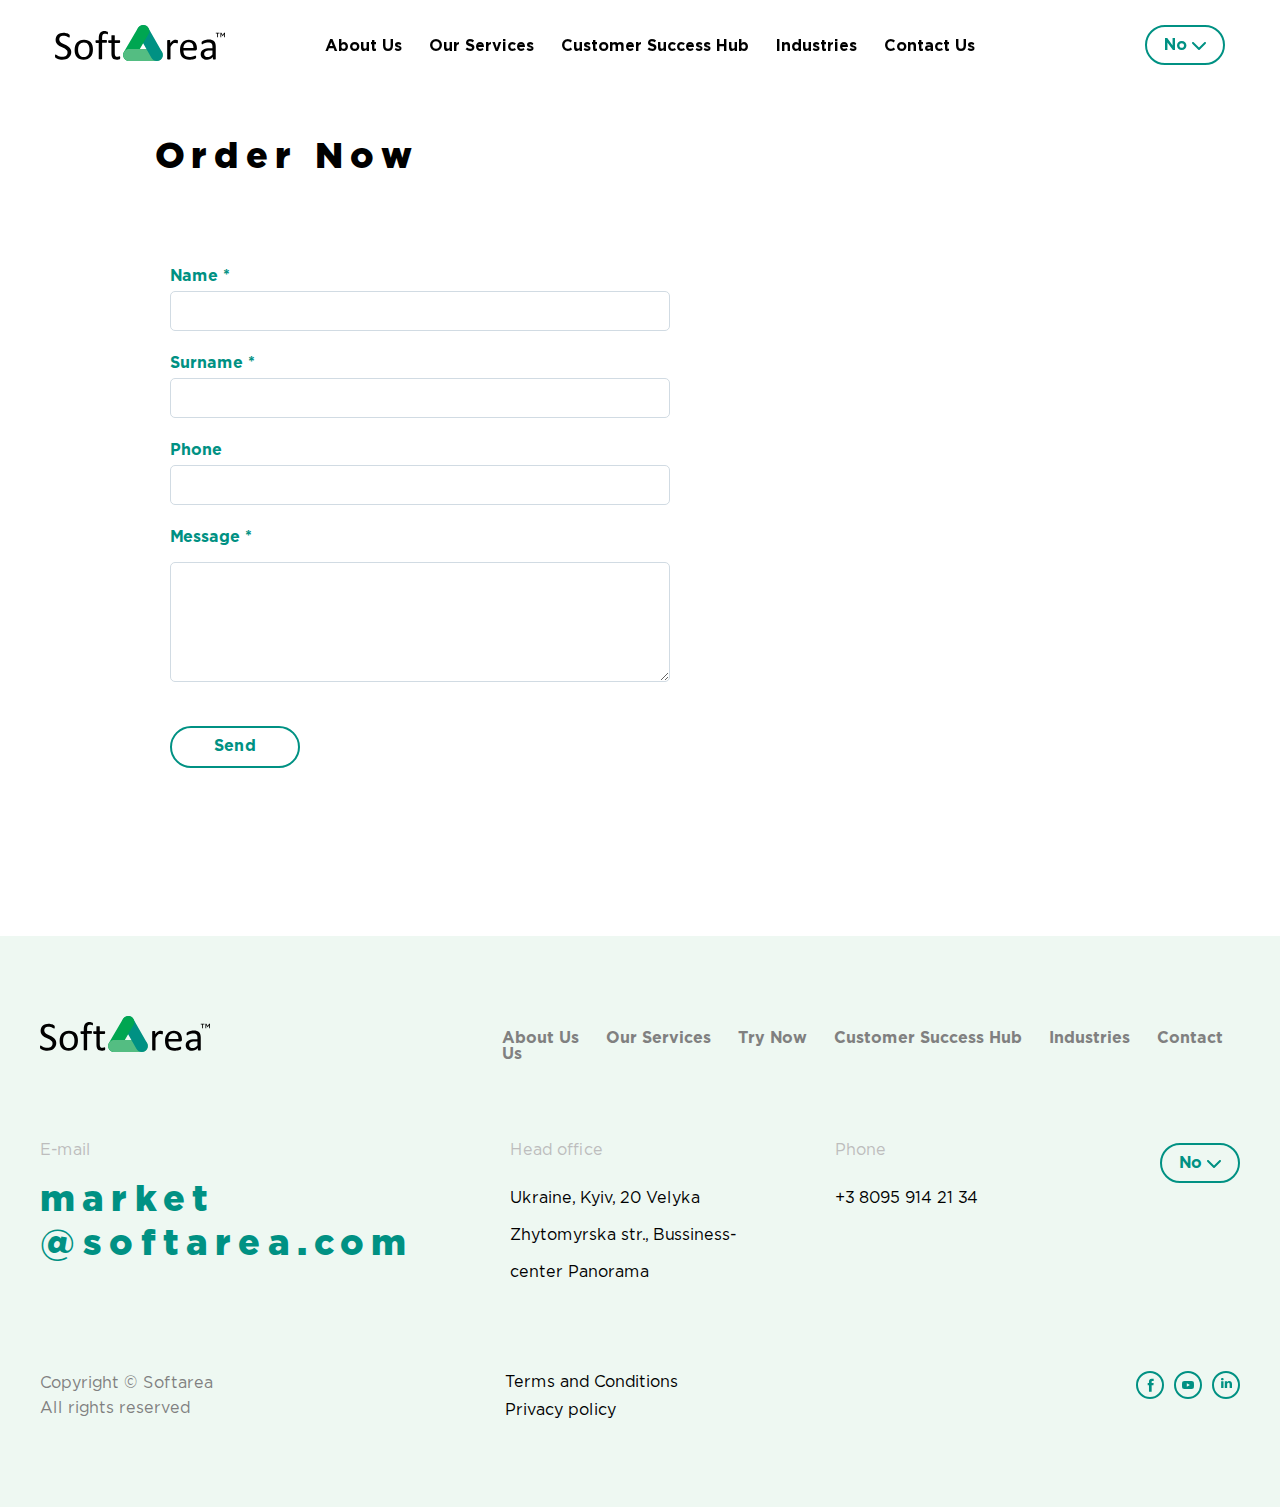
<file: order-now.html>
<!doctype html>
<html class="no-js" lang="en" xmlns="http://www.w3.org/1999/html">

<head>
  <meta charset="utf-8"/>
  <meta http-equiv="x-ua-compatible" content="ie=edge"/>
  <title>Softarea</title>
  <meta name="description" content=""/>
  <meta name="viewport" content="width=device-width, initial-scale=1"/>
  <link rel="stylesheet" href="./styles/app.css"/>

  <!-- BEGIN scripts -->
  <script async defer type="text/javascript" src="scripts/app.js"></script>

  <!-- END scripts -->
</head>
<body>
<!--[if lte IE 9]>
<p class="browserupgrade">You are using an <strong>outdated</strong> browser. Please <a href="https://browsehappy.com/">upgrade
  your browser</a> to improve your experience and security.</p>
<![endif]-->

<!--begin header-->
<div class="header-wrapper header-wrapper--main">
  <header class="header container">
    <a href="index.html" class="logo"><img src="images/logo.svg" alt="softarea" class="logo"></a>
    <nav class="navigation">
      <a href="about-us.html" class="navigation__link">About us</a>
      <a href="services.html" class="navigation__link">Our services</a>
      <a href="case.html" class="navigation__link">Customer success hub</a>
      <a href="industries.html" class="navigation__link">Industries</a>
      <a href="contacts.html" class="navigation__link">Contact us</a>
    </nav>
      <div class="language button js-lang">No<img src="images/icons/arrow-dropdown.svg" alt="more" class="js-arrow">
        <p class="is-hidden js-lang-hidden">
          <a href="#" class="language__option "> En</a>
        </p>
    </div>
  </header>
</div>
<div class="header-hidden">
  <a href="index.html" class="logo"><img src="images/logo.svg" alt="softarea" class="logo"></a>
  <button class="js-burger burger-menu__btn"><img src="images/icons/burger.svg" alt="menu"></button>
  <button class="js-burger-close burger-menu__close"><img src="images/icons/close-green.svg" alt="close"></button>
</div>
<header class="js-burger-wrapper container">
  <div class="burger-menu">
    <div class="burger-container container">
      <nav class="navigation js-nav">
        <a href="index.html" target="_blank" class="navigation__link">Home</a>
        <a href="about-us.html" target="_blank" class="navigation__link">About us</a>
        <a href="services.html" target="_blank" class="navigation__link">Our services</a>
        <a href="try-now.html" target="_blank" class="navigation__link">Try now</a>
        <a href="case.html" target="_blank" class="navigation__link">Customer success hub</a>
        <a href="industries.html" target="_blank" class="navigation__link">Industries</a>
      </nav>
      <div class="burger-options">
        <a class="burger__link" href="contacts.html">Contact us</a>
        <div class="language button js-lang">No<img src="images/icons/arrow-dropdown.svg" alt="more" class="js-arrow">
          <p class="is-hidden js-lang-hidden">
            <a href="#" class="language__option "> En</a>
          </p>
        </div>
        <div class="footer-social">
          <a href="#" class="footer-social__icon">
            <svg width="7" height="14" viewBox="0 0 7 14" fill="none" xmlns="http://www.w3.org/2000/svg">
              <path d="M6.42495 7.31723H4.65327V13.8078H1.96902V7.31723H0.692383V5.03616H1.96902V3.56006C1.96902 2.50448 2.47044 0.851562 4.67716 0.851562L6.66548 0.859881V3.07404H5.22283C4.98619 3.07404 4.65344 3.19227 4.65344 3.69581V5.03829H6.65946L6.42495 7.31723Z"
                    fill="#009183"/>
            </svg>
          </a>
          <a href="#" class="footer-social__icon">
            <svg width="12" height="8" viewBox="0 0 12 8" fill="none" xmlns="http://www.w3.org/2000/svg">
              <path fill-rule="evenodd" clip-rule="evenodd"
                    d="M10.6881 0.238867C11.2045 0.370285 11.6111 0.757478 11.7491 1.24922C11.9999 2.14049 12 3.99994 12 3.99994C12 3.99994 12 5.85951 11.7492 6.75078C11.6111 7.24241 11.2045 7.62972 10.6882 7.76113C9.75243 8 6 8 6 8C6 8 2.24757 8 1.31175 7.76113C0.795454 7.62972 0.388784 7.24252 0.250796 6.75078C0 5.85951 0 4.00006 0 4.00006C0 4.00006 0 2.14049 0.250796 1.24922C0.388784 0.757478 0.795352 0.370285 1.31165 0.238867C2.24747 0 5.9999 0 5.9999 0C5.9999 0 9.75243 0 10.6881 0.238867ZM7.91745 4.00006L4.79996 5.71429V2.28574L7.91745 4.00006Z"
                    fill="#009183"/>
            </svg>
          </a>
          <a href="#" class="footer-social__icon">
            <svg width="11" height="10" viewBox="0 0 11 10" fill="none" xmlns="http://www.w3.org/2000/svg">
              <path d="M2.49844 9.9H0.139976V3.22046H2.49844V9.9ZM1.31944 2.30793H1.30358C0.512687 2.30793 0 1.79528 0 1.15348C0 0.498747 0.527748 0 1.33432 0C2.14097 0 2.63714 0.49861 2.65282 1.15348C2.65282 1.79542 2.14115 2.30793 1.31944 2.30793ZM11 9.9H8.6423V6.32622C8.6423 5.42823 8.30069 4.81549 7.44806 4.81549C6.7958 4.81549 6.40861 5.22887 6.23858 5.62797C6.17558 5.77051 6.15998 5.96987 6.15998 6.16896V9.89986H3.80271C3.80271 9.89986 3.83356 3.84682 3.80271 3.22036H6.16034V4.16733C6.47332 3.7123 7.0326 3.0632 8.28461 3.0632C9.83643 3.0632 11 4.01733 11 6.06993V9.9ZM6.1451 4.18855C6.14912 4.18229 6.15475 4.17476 6.16034 4.16743V4.18855H6.1451Z"
                    fill="#009183"/>
            </svg>
          </a>
        </div>
      </div>
    </div>
  </div>
</header>
<!--end header-->

<main class="order-now container">
  <h2 class="section-heading">Order now</h2>
    <div class="contacts-block" id="contacts">
      <form class="contacts-form">
        <label for="inputName" class="contacts__field-label">Name <span>*</span></label>
        <input type="text" class="contacts-form__field" id="inputName" pattern="[A-Za-z]{1,32}" required>
        <label for="surname" class="contacts__field-label">Surname <span>*</span></label>
        <input type="text" class="contacts-form__field" id="surname" pattern="[A-Za-z]{1,32}" required>
        <label for="phone" class="contacts__field-label">Phone</label>
        <input type="tel" class="contacts-form__field" id="phone" pattern="^[9-+s()]*$">
        <!--<label for="message" class="contacts__field-label">Message <span>*</span</label>-->
        <label for="message" class="contacts__field-label">message <span>*</span></label>
        <textarea name="" class="contacts-form__field contacts-form__field--message" id="message"></textarea>
        <input type="submit" class="contacts-form__submit button" value="Send">
      </form>
    </div>
</main>

<!--begin footer-->
<footer class="footer">
  <div class="footer-top container">
    <a href="/" class="logo"><img src="images/logo.svg" alt="softarea" class="logo"></a>
    <nav class="navigation">
      <a href="about-us.html" target="_blank" class="navigation__link">About us</a>
      <a href="services.html" target="_blank" class="navigation__link">Our services</a>
      <a href="try-now.html" target="_blank" class="navigation__link">Try now</a>
      <a href="case.html" target="_blank" class="navigation__link">Customer success hub</a>
      <a href="industries.html" target="_blank" class="navigation__link">Industries</a>
      <a href="contacts.html" target="_blank" class="navigation__link">Contact us</a>
    </nav>
  </div>

  <div class="footer-middle container">
    <div class="contacts">
      <h6 class="contacts__heading">E-mail</h6>
      <a href="mailto:market@softarea.com" class="contacts__email">market<br>@softarea.com</a>
    </div>
    <div class="contacts contacts--extra-padding">
      <h6 class="contacts__heading">Head office</h6>
      <p class="contacts__info">Ukraine, Kyiv, 20 Velyka Zhytomyrska str., Bussiness-center Panorama</p>
    </div>
    <div class="contacts">
      <h6 class="contacts__heading">Phone</h6>
      <a href="tel:+380959142134" class="contacts__info">+3 8095 914 21 34</a>
    </div>
      <div class="language button js-lang">No<img src="images/icons/arrow-dropdown.svg" alt="more" class="js-arrow">
        <p class="is-hidden js-lang-hidden">
          <a href="#" class="language__option "> En</a>
        </p>
    </div>
  </div>

  <div class="footer-bottom container">
    <p class="footer-bottom-section copyrights">Copyright &copy; Softarea <br> All rights reserved</p>
    <div class="footer-bottom__policy">
      <a href="" class="policy__link">Terms and Conditions</a>
      <br><a href="" class="policy__link">Privacy policy</a>
    </div>
    <div class="footer-social">
      <a href="#" class="footer-social__icon">
        <svg width="7" height="14" viewBox="0 0 7 14" fill="none" xmlns="http://www.w3.org/2000/svg">
          <path d="M6.42495 7.31723H4.65327V13.8078H1.96902V7.31723H0.692383V5.03616H1.96902V3.56006C1.96902 2.50448 2.47044 0.851562 4.67716 0.851562L6.66548 0.859881V3.07404H5.22283C4.98619 3.07404 4.65344 3.19227 4.65344 3.69581V5.03829H6.65946L6.42495 7.31723Z"
                fill="#009183"/>
        </svg>
      </a>
      <a href="#" class="footer-social__icon">
        <svg width="12" height="8" viewBox="0 0 12 8" fill="none" xmlns="http://www.w3.org/2000/svg">
          <path fill-rule="evenodd" clip-rule="evenodd"
                d="M10.6881 0.238867C11.2045 0.370285 11.6111 0.757478 11.7491 1.24922C11.9999 2.14049 12 3.99994 12 3.99994C12 3.99994 12 5.85951 11.7492 6.75078C11.6111 7.24241 11.2045 7.62972 10.6882 7.76113C9.75243 8 6 8 6 8C6 8 2.24757 8 1.31175 7.76113C0.795454 7.62972 0.388784 7.24252 0.250796 6.75078C0 5.85951 0 4.00006 0 4.00006C0 4.00006 0 2.14049 0.250796 1.24922C0.388784 0.757478 0.795352 0.370285 1.31165 0.238867C2.24747 0 5.9999 0 5.9999 0C5.9999 0 9.75243 0 10.6881 0.238867ZM7.91745 4.00006L4.79996 5.71429V2.28574L7.91745 4.00006Z"
                fill="#009183"/>
        </svg>
      </a>
      <a href="#" class="footer-social__icon">
        <svg width="11" height="10" viewBox="0 0 11 10" fill="none" xmlns="http://www.w3.org/2000/svg">
          <path d="M2.49844 9.9H0.139976V3.22046H2.49844V9.9ZM1.31944 2.30793H1.30358C0.512687 2.30793 0 1.79528 0 1.15348C0 0.498747 0.527748 0 1.33432 0C2.14097 0 2.63714 0.49861 2.65282 1.15348C2.65282 1.79542 2.14115 2.30793 1.31944 2.30793ZM11 9.9H8.6423V6.32622C8.6423 5.42823 8.30069 4.81549 7.44806 4.81549C6.7958 4.81549 6.40861 5.22887 6.23858 5.62797C6.17558 5.77051 6.15998 5.96987 6.15998 6.16896V9.89986H3.80271C3.80271 9.89986 3.83356 3.84682 3.80271 3.22036H6.16034V4.16733C6.47332 3.7123 7.0326 3.0632 8.28461 3.0632C9.83643 3.0632 11 4.01733 11 6.06993V9.9ZM6.1451 4.18855C6.14912 4.18229 6.15475 4.17476 6.16034 4.16743V4.18855H6.1451Z"
                fill="#009183"/>
        </svg>
      </a>
    </div>
  </div>
</footer>
<!--end footer-->
</body>
</html>
</file>
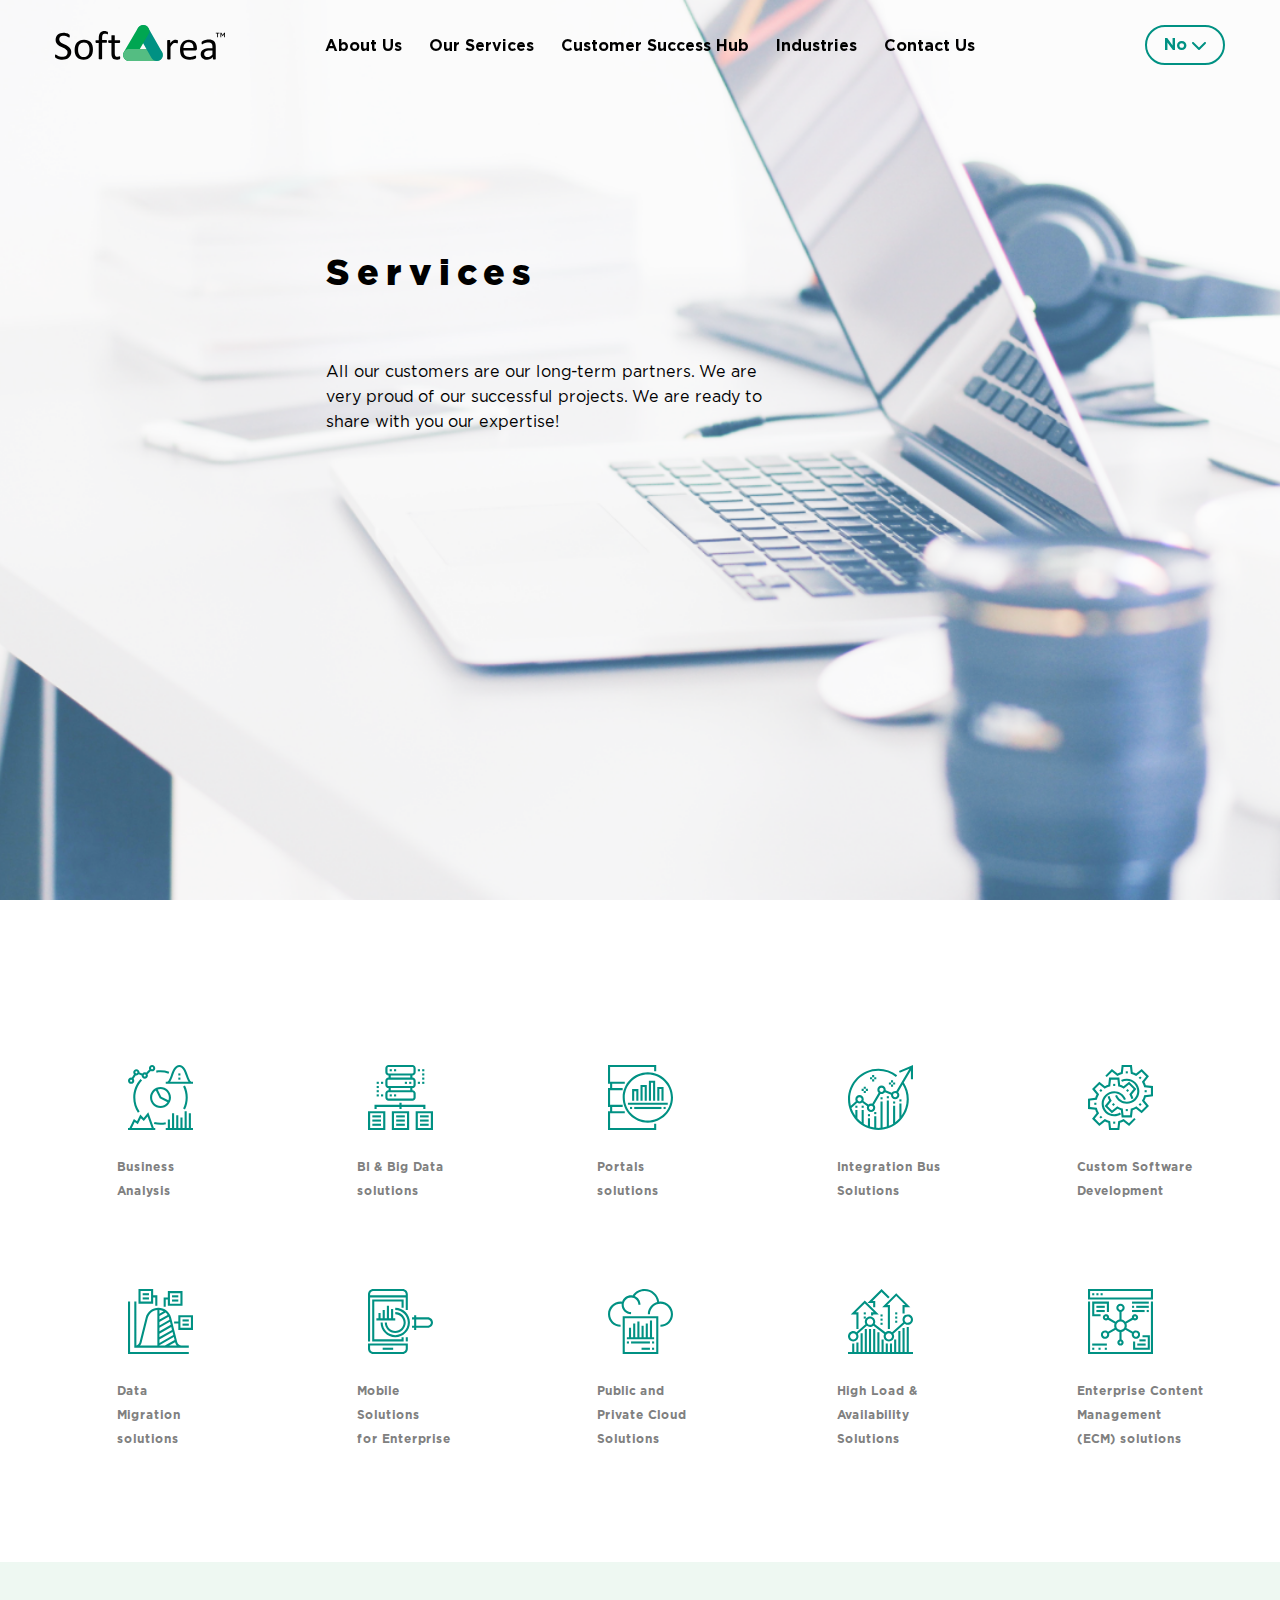
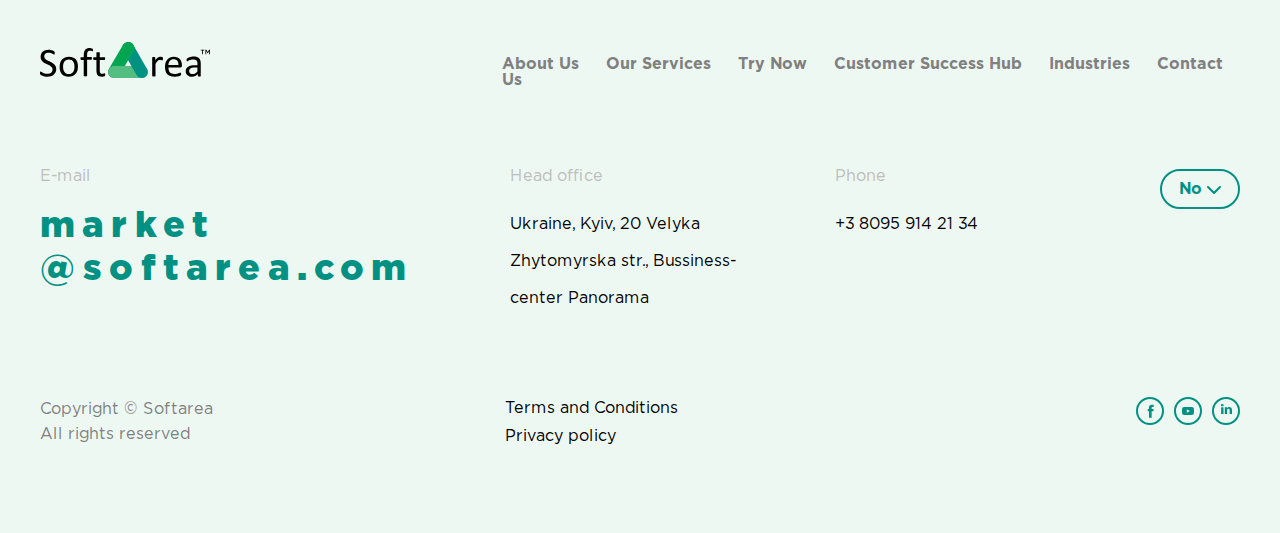
<file: services.html>
<!doctype html>
<html class="no-js" lang="en" xmlns="http://www.w3.org/1999/html">

<head>
  <meta charset="utf-8"/>
  <meta http-equiv="x-ua-compatible" content="ie=edge"/>
  <title>Softarea</title>
  <meta name="description" content=""/>
  <meta name="viewport" content="width=device-width, initial-scale=1"/>
  <link rel="stylesheet" href="./styles/app.css"/>

  <!-- BEGIN scripts -->
  <script async defer type="text/javascript" src="scripts/app.js"></script>

  <!-- END scripts -->
</head>
<body>
<!--[if lte IE 9]>
<p class="browserupgrade">You are using an <strong>outdated</strong> browser. Please <a href="https://browsehappy.com/">upgrade
  your browser</a> to improve your experience and security.</p>
<![endif]-->

<!--begin header-->
<div class="header-wrapper header-wrapper--main">
  <header class="header container">
    <a href="index.html" class="logo"><img src="images/logo.svg" alt="softarea" class="logo"></a>
    <nav class="navigation">
      <a href="about-us.html" class="navigation__link">About us</a>
      <a href="services.html" class="navigation__link">Our services</a>
      <a href="case.html" class="navigation__link">Customer success hub</a>
      <a href="industries.html" class="navigation__link">Industries</a>
      <a href="contacts.html" class="navigation__link">Contact us</a>
    </nav>
    <div class="language button js-lang">No<img src="images/icons/arrow-dropdown.svg" alt="more" class="js-arrow">
      <p class="is-hidden js-lang-hidden">
        <a href="#" class="language__option "> En</a>
      </p>
    </div>
  </header>
</div>
<div class="header-hidden">
  <a href="index.html" class="logo"><img src="images/logo.svg" alt="softarea" class="logo"></a>
  <button class="js-burger burger-menu__btn"><img src="images/icons/burger.svg" alt="menu"></button>
  <button class="js-burger-close burger-menu__close"><img src="images/icons/close-green.svg" alt="close"></button>
</div>
<header class="js-burger-wrapper container">
  <div class="burger-menu">
    <div class="burger-container container">
      <nav class="navigation js-nav">
        <a href="index.html" target="_blank" class="navigation__link">Home</a>
        <a href="about-us.html" target="_blank" class="navigation__link">About us</a>
        <a href="services.html" target="_blank" class="navigation__link">Our services</a>
        <a href="try-now.html" target="_blank" class="navigation__link">Try now</a>
        <a href="case.html" target="_blank" class="navigation__link">Customer success hub</a>
        <a href="industries.html" target="_blank" class="navigation__link">Industries</a>
      </nav>
      <div class="burger-options">
        <a class="burger__link" href="contacts.html">Contact us</a>
        <div class="language button js-lang">No<img src="images/icons/arrow-dropdown.svg" alt="more" class="js-arrow">
          <p class="is-hidden js-lang-hidden">
            <a href="#" class="language__option "> En</a>
          </p>
        </div>
        <div class="footer-social">
          <a href="#" class="footer-social__icon">
            <svg width="7" height="14" viewBox="0 0 7 14" fill="none" xmlns="http://www.w3.org/2000/svg">
              <path d="M6.42495 7.31723H4.65327V13.8078H1.96902V7.31723H0.692383V5.03616H1.96902V3.56006C1.96902 2.50448 2.47044 0.851562 4.67716 0.851562L6.66548 0.859881V3.07404H5.22283C4.98619 3.07404 4.65344 3.19227 4.65344 3.69581V5.03829H6.65946L6.42495 7.31723Z"
                    fill="#009183"/>
            </svg>
          </a>
          <a href="#" class="footer-social__icon">
            <svg width="12" height="8" viewBox="0 0 12 8" fill="none" xmlns="http://www.w3.org/2000/svg">
              <path fill-rule="evenodd" clip-rule="evenodd"
                    d="M10.6881 0.238867C11.2045 0.370285 11.6111 0.757478 11.7491 1.24922C11.9999 2.14049 12 3.99994 12 3.99994C12 3.99994 12 5.85951 11.7492 6.75078C11.6111 7.24241 11.2045 7.62972 10.6882 7.76113C9.75243 8 6 8 6 8C6 8 2.24757 8 1.31175 7.76113C0.795454 7.62972 0.388784 7.24252 0.250796 6.75078C0 5.85951 0 4.00006 0 4.00006C0 4.00006 0 2.14049 0.250796 1.24922C0.388784 0.757478 0.795352 0.370285 1.31165 0.238867C2.24747 0 5.9999 0 5.9999 0C5.9999 0 9.75243 0 10.6881 0.238867ZM7.91745 4.00006L4.79996 5.71429V2.28574L7.91745 4.00006Z"
                    fill="#009183"/>
            </svg>
          </a>
          <a href="#" class="footer-social__icon">
            <svg width="11" height="10" viewBox="0 0 11 10" fill="none" xmlns="http://www.w3.org/2000/svg">
              <path d="M2.49844 9.9H0.139976V3.22046H2.49844V9.9ZM1.31944 2.30793H1.30358C0.512687 2.30793 0 1.79528 0 1.15348C0 0.498747 0.527748 0 1.33432 0C2.14097 0 2.63714 0.49861 2.65282 1.15348C2.65282 1.79542 2.14115 2.30793 1.31944 2.30793ZM11 9.9H8.6423V6.32622C8.6423 5.42823 8.30069 4.81549 7.44806 4.81549C6.7958 4.81549 6.40861 5.22887 6.23858 5.62797C6.17558 5.77051 6.15998 5.96987 6.15998 6.16896V9.89986H3.80271C3.80271 9.89986 3.83356 3.84682 3.80271 3.22036H6.16034V4.16733C6.47332 3.7123 7.0326 3.0632 8.28461 3.0632C9.83643 3.0632 11 4.01733 11 6.06993V9.9ZM6.1451 4.18855C6.14912 4.18229 6.15475 4.17476 6.16034 4.16743V4.18855H6.1451Z"
                    fill="#009183"/>
            </svg>
          </a>
        </div>
      </div>
    </div>
  </div>
</header>
<!--end header-->

<main class="services-page">
  <!--begin hero-->
  <section class="hero">
    <img src="images/backgrounds/services-bg.png" alt="" class="hero__img">
    <div class="container">
      <h2 class="hero__slogan">Services</h2>
      <p class="hero__text">All our customers are our long-term partners. We are very proud of our successful projects. We are ready to share with you our expertise!</p>
    </div>
  </section>
  <!--end hero-->

  <!--begin services-->
  <section class="services container">
    <figure class="services__item js-pop-up-call">
      <img src="images/services/analysis.svg" alt="service image" class="services__img">
      <figcaption class="services__item-caption">Business<br>Analysis</figcaption>
      <div class="service-single js-pop-up">
        <img src="images/services/analysis.svg" alt="service image" class="services__img">
        <button class="close single-case__close"><img src="images/icons/close-grey.svg" alt="close"></button>
        <div class="services__description-article">
          <h5 class="services__description-heading">Business Analysis</h5>
          <p class="services__description-text">We make a research of our customers’ business needs, find and offer
            solution of their business problems.
            We advise our customers how to solve their problems.
            We work as business – consultant and partners for customers.</p>
        </div>
        <a href="order-now.html" class="button">Order service</a>
      </div>
    </figure>

    <figure class="services__item js-pop-up-call">
      <img src="images/services/big-data.svg" alt="service image" class="services__img">
      <figcaption class="services__item-caption">BI & Big Data<br>solutions</figcaption>
      <div class="service-single js-pop-up">
        <button class="close single-case__close"><img src="images/icons/close-grey.svg" alt="close"></button>
        <img src="images/services/big-data.svg" alt="service image" class="services__img">
        <div class="services__description-article">
          <h5 class="services__description-heading">BI & Big Data solutions</h5>
          <p class="services__description-text">We make a research of our customers’ business needs, find and offer
            solution of their business problems.
            We advise our customers how to solve their problems.
            We work as business – consultant and partners for customers.</p>
        </div>
        <a href="order-now.html" class="button">Order service</a>
      </div>
    </figure>

    <figure class="services__item js-pop-up-call">
      <img src="images/services/portais.svg" alt="service image" class="services__img">
      <figcaption class="services__item-caption">Portals<br>solutions</figcaption>
      <div class="service-single js-pop-up">
        <img src="images/services/portais.svg" alt="service image" class="services__img">
        <button class="close single-case__close"><img src="images/icons/close-grey.svg" alt="close"></button>
        <div class="services__description-article">
          <h5 class="services__description-heading">Portals solutions</h5>
          <p class="services__description-text">We make a research of our customers’ business needs, find and
            We work as business – consultant and partners for customers.</p>
        </div>
        <a href="order-now.html" class="button">Order service</a>
      </div>
    </figure>

    <figure class="services__item js-pop-up-call">
      <img src="images/services/integration.svg" alt="service image" class="services__img">
      <figcaption class="services__item-caption">Integration Bus<br>Solutions</figcaption>
      <div class="service-single js-pop-up">
        <img src="images/services/integration.svg" alt="service image" class="services__img">
        <button class="close single-case__close"><img src="images/icons/close-grey.svg" alt="close"></button>
        <div class="services__description-article">
          <h5 class="services__description-heading">Integration Bus Solutions</h5>
          <p class="services__description-text">We make a research of our customers’ business needs, find and
            We work as business – consultant and partners for customers.</p>
        </div>
        <a href="order-now.html" class="button">Order service</a>
      </div>
    </figure>

    <figure class="services__item js-pop-up-call">
      <img src="images/services/custom-software.svg" alt="service image" class="services__img">
      <figcaption class="services__item-caption">Custom Software<br>Development</figcaption>
      <div class="service-single js-pop-up">
        <img src="images/services/custom-software.svg" alt="service image" class="services__img">
        <button class="close single-case__close"><img src="images/icons/close-grey.svg" alt="close"></button>
        <div class="services__description-article">
          <h5 class="services__description-heading">Custom Software Development</h5>
          <p class="services__description-text">We make a research of our customers’ business needs, find and
            We work as business – consultant and partners for customers.</p>
        </div>
        <a href="order-now.html" class="button">Order service</a>
      </div>
    </figure>

    <figure class="services__item js-pop-up-call">
      <img src="images/services/data-migr.svg" alt="service image" class="services__img">
      <figcaption class="services__item-caption">Data<br>Migration<br>solutions</figcaption>
      <div class="service-single js-pop-up">
        <img src="images/services/data-migr.svg" alt="service image" class="services__img">
        <button class="close single-case__close"><img src="images/icons/close-grey.svg" alt="close"></button>
        <div class="services__description-article">
          <h5 class="services__description-heading">Data Migration solutions</h5>
          <p class="services__description-text">We make a research of our customers’ business needs, find and
            We work as business – consultant and partners for customers.</p>
        </div>
        <a href="order-now.html" class="button">Order service</a>
      </div>
    </figure>

    <figure class="services__item js-pop-up-call">
      <img src="images/services/mobile.svg" alt="service image" class="services__img">
      <figcaption class="services__item-caption">Mobile<br>Solutions<br>for Enterprise</figcaption>
      <div class="service-single js-pop-up">
        <img src="images/services/mobile.svg" alt="service image" class="services__img">
        <button class="close single-case__close"><img src="images/icons/close-grey.svg" alt="close"></button>
        <div class="services__description-article">
          <h5 class="services__description-heading">Mobile Solutions for Enterprise</h5>
          <p class="services__description-text">We make a research of our customers’ business needs, find and
            We work as business – consultant and partners for customers.</p>
        </div>
        <a href="order-now.html" class="button">Order service</a>
      </div>
    </figure>

    <figure class="services__item js-pop-up-call">
      <img src="images/services/cloud.svg" alt="service image" class="services__img">
      <figcaption class="services__item-caption">Public and<br>Private Cloud<br>Solutions</figcaption>
      <div class="service-single js-pop-up">
        <img src="images/services/cloud.svg" alt="service image" class="services__img">
        <button class="close single-case__close"><img src="images/icons/close-grey.svg" alt="close"></button>
        <div class="services__description-article">
          <h5 class="services__description-heading">Public and Private Cloud Solutions</h5>
          <p class="services__description-text">We make a research of our customers’ business needs, find and
            We work as business – consultant and partners for customers.</p>
        </div>
        <a href="order-now.html" class="button">Order service</a>
      </div>
    </figure>

    <figure class="services__item js-pop-up-call">
      <img src="images/services/high-load.svg" alt="service image" class="services__img">
      <figcaption class="services__item-caption">High Load &<br>Availability<br>Solutions</figcaption>
      <div class="service-single js-pop-up">
        <img src="images/services/high-load.svg" alt="service image" class="services__img">
        <button class="close single-case__close"><img src="images/icons/close-grey.svg" alt="close"></button>
        <div class="services__description-article">
          <h5 class="services__description-heading">High Load & Availability Solutions</h5>
          <p class="services__description-text">We make a research of our customers’ business needs, find and
            We work as business – consultant and partners for customers.</p>
        </div>
        <a href="order-now.html" class="button">Order service</a>
      </div>
    </figure>

    <figure class="services__item js-pop-up-call">
      <img src="images/services/ecm.svg" alt="service image" class="services__img">
      <figcaption class="services__item-caption">Enterprise Content<br>Management<br>(ECM) solutions</figcaption>
      <div class="service-single js-pop-up">
        <img src="images/services/ecm.svg" alt="service image" class="services__img">
        <button class="close single-case__close"><img src="images/icons/close-grey.svg" alt="close"></button>
        <div class="services__description-article">
          <h5 class="services__description-heading">BI & Big Data solutions</h5>
          <p class="services__description-text">We make a research of our customers’ business needs, find and
            We work as business – consultant and partners for customers.</p>
        </div>
        <a href="order-now.html" class="button">Order service</a>
      </div>
    </figure>
  </section>
  <!--end services-->
</main>

<!--begin footer-->
<footer class="footer">
  <div class="footer-top container">
    <a href="/" class="logo"><img src="images/logo.svg" alt="softarea" class="logo"></a>
    <nav class="navigation">
      <a href="about-us.html" target="_blank" class="navigation__link">About us</a>
      <a href="services.html" target="_blank" class="navigation__link">Our services</a>
      <a href="try-now.html" target="_blank" class="navigation__link">Try now</a>
      <a href="case.html" target="_blank" class="navigation__link">Customer success hub</a>
      <a href="industries.html" target="_blank" class="navigation__link">Industries</a>
      <a href="contacts.html" target="_blank" class="navigation__link">Contact us</a>
    </nav>
  </div>

  <div class="footer-middle container">
    <div class="contacts">
      <h6 class="contacts__heading">E-mail</h6>
      <a href="mailto:market@softarea.com" class="contacts__email">market<br>@softarea.com</a>
    </div>
    <div class="contacts contacts--extra-padding">
      <h6 class="contacts__heading">Head office</h6>
      <p class="contacts__info">Ukraine, Kyiv, 20 Velyka Zhytomyrska str., Bussiness-center Panorama</p>
    </div>
    <div class="contacts">
      <h6 class="contacts__heading">Phone</h6>
      <a href="tel:+380959142134" class="contacts__info">+3 8095 914 21 34</a>
    </div>
    <div class="language button js-lang">No<img src="images/icons/arrow-dropdown.svg" alt="more" class="js-arrow">
      <p class="is-hidden js-lang-hidden">
        <a href="#" class="language__option "> En</a>
      </p>
    </div>
  </div>

  <div class="footer-bottom container">
    <p class="footer-bottom-section copyrights">Copyright &copy; Softarea <br> All rights reserved</p>
    <div class="footer-bottom__policy">
      <a href="" class="policy__link">Terms and Conditions</a>
      <br><a href="" class="policy__link">Privacy policy</a>
    </div>
    <div class="footer-social">
      <a href="#" class="footer-social__icon">
        <svg width="7" height="14" viewBox="0 0 7 14" fill="none" xmlns="http://www.w3.org/2000/svg">
          <path d="M6.42495 7.31723H4.65327V13.8078H1.96902V7.31723H0.692383V5.03616H1.96902V3.56006C1.96902 2.50448 2.47044 0.851562 4.67716 0.851562L6.66548 0.859881V3.07404H5.22283C4.98619 3.07404 4.65344 3.19227 4.65344 3.69581V5.03829H6.65946L6.42495 7.31723Z"
                fill="#009183"/>
        </svg>
      </a>
      <a href="#" class="footer-social__icon">
        <svg width="12" height="8" viewBox="0 0 12 8" fill="none" xmlns="http://www.w3.org/2000/svg">
          <path fill-rule="evenodd" clip-rule="evenodd"
                d="M10.6881 0.238867C11.2045 0.370285 11.6111 0.757478 11.7491 1.24922C11.9999 2.14049 12 3.99994 12 3.99994C12 3.99994 12 5.85951 11.7492 6.75078C11.6111 7.24241 11.2045 7.62972 10.6882 7.76113C9.75243 8 6 8 6 8C6 8 2.24757 8 1.31175 7.76113C0.795454 7.62972 0.388784 7.24252 0.250796 6.75078C0 5.85951 0 4.00006 0 4.00006C0 4.00006 0 2.14049 0.250796 1.24922C0.388784 0.757478 0.795352 0.370285 1.31165 0.238867C2.24747 0 5.9999 0 5.9999 0C5.9999 0 9.75243 0 10.6881 0.238867ZM7.91745 4.00006L4.79996 5.71429V2.28574L7.91745 4.00006Z"
                fill="#009183"/>
        </svg>
      </a>
      <a href="#" class="footer-social__icon">
        <svg width="11" height="10" viewBox="0 0 11 10" fill="none" xmlns="http://www.w3.org/2000/svg">
          <path d="M2.49844 9.9H0.139976V3.22046H2.49844V9.9ZM1.31944 2.30793H1.30358C0.512687 2.30793 0 1.79528 0 1.15348C0 0.498747 0.527748 0 1.33432 0C2.14097 0 2.63714 0.49861 2.65282 1.15348C2.65282 1.79542 2.14115 2.30793 1.31944 2.30793ZM11 9.9H8.6423V6.32622C8.6423 5.42823 8.30069 4.81549 7.44806 4.81549C6.7958 4.81549 6.40861 5.22887 6.23858 5.62797C6.17558 5.77051 6.15998 5.96987 6.15998 6.16896V9.89986H3.80271C3.80271 9.89986 3.83356 3.84682 3.80271 3.22036H6.16034V4.16733C6.47332 3.7123 7.0326 3.0632 8.28461 3.0632C9.83643 3.0632 11 4.01733 11 6.06993V9.9ZM6.1451 4.18855C6.14912 4.18229 6.15475 4.17476 6.16034 4.16743V4.18855H6.1451Z"
                fill="#009183"/>
        </svg>
      </a>
    </div>
  </div>
</footer>
<!--end footer-->
</body>
</html>
</file>
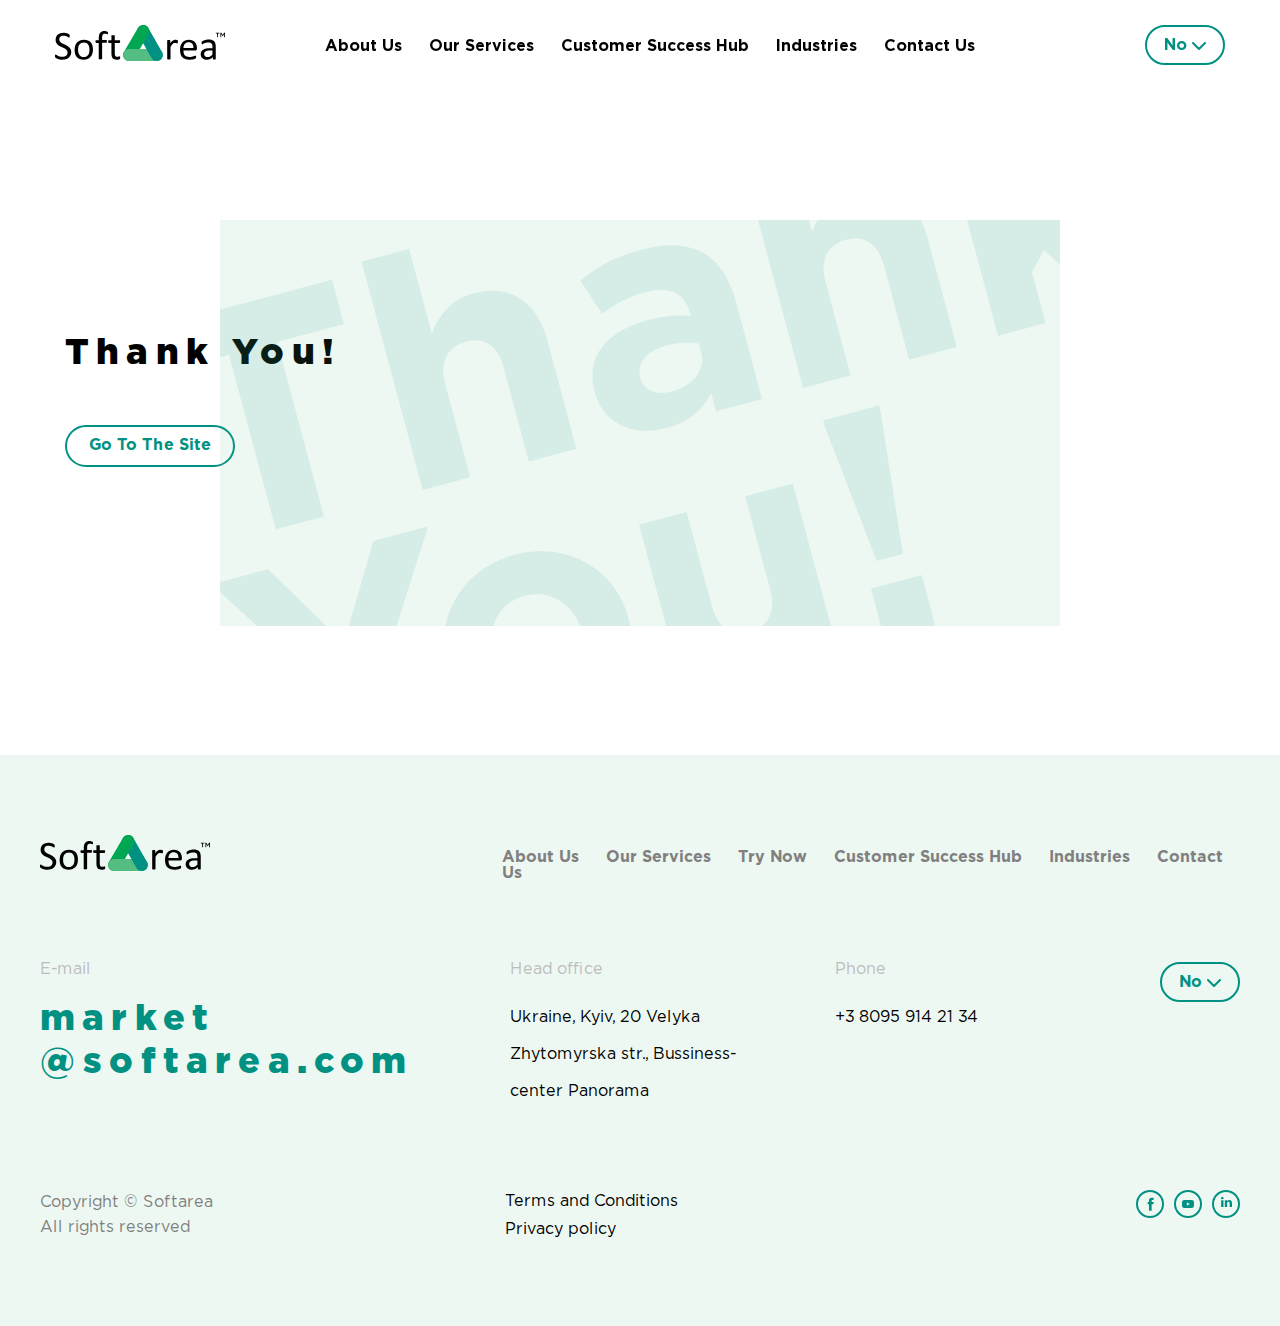
<file: thanks.html>
<!doctype html>
<html class="no-js" lang="en" xmlns="http://www.w3.org/1999/html">

<head>
  <meta charset="utf-8"/>
  <meta http-equiv="x-ua-compatible" content="ie=edge"/>
  <title>Softarea</title>
  <meta name="description" content=""/>
  <meta name="viewport" content="width=device-width, initial-scale=1"/>
  <link rel="stylesheet" href="./styles/app.css"/>

  <!-- BEGIN scripts -->
  <script async defer type="text/javascript" src="scripts/app.js"></script>

  <!-- END scripts -->
</head>
<body>
<!--[if lte IE 9]>
<p class="browserupgrade">You are using an <strong>outdated</strong> browser. Please <a href="https://browsehappy.com/">upgrade
  your browser</a> to improve your experience and security.</p>
<![endif]-->

<!--begin header-->
<div class="header-wrapper header-wrapper--main">
  <header class="header container">
    <a href="index.html" class="logo"><img src="images/logo.svg" alt="softarea" class="logo"></a>
    <nav class="navigation">
      <a href="about-us.html" class="navigation__link">About us</a>
      <a href="services.html" class="navigation__link">Our services</a>
      <a href="case.html" class="navigation__link">Customer success hub</a>
      <a href="industries.html" class="navigation__link">Industries</a>
      <a href="contacts.html" class="navigation__link">Contact us</a>
    </nav>
    <div class="language button js-lang">No<img src="images/icons/arrow-dropdown.svg" alt="more" class="js-arrow">
      <p class="is-hidden js-lang-hidden">
        <a href="#" class="language__option "> En</a>
      </p>
    </div>
  </header>
</div>
<div class="header-hidden">
  <a href="index.html" class="logo"><img src="images/logo.svg" alt="softarea" class="logo"></a>
  <button class="js-burger burger-menu__btn"><img src="images/icons/burger.svg" alt="menu"></button>
  <button class="js-burger-close burger-menu__close"><img src="images/icons/close-green.svg" alt="close"></button>
</div>
<header class="js-burger-wrapper container">
  <div class="burger-menu">
    <div class="burger-container container">
      <nav class="navigation js-nav">
        <a href="index.html" target="_blank" class="navigation__link">Home</a>
        <a href="about-us.html" target="_blank" class="navigation__link">About us</a>
        <a href="services.html" target="_blank" class="navigation__link">Our services</a>
        <a href="try-now.html" target="_blank" class="navigation__link">Try now</a>
        <a href="case.html" target="_blank" class="navigation__link">Customer success hub</a>
        <a href="industries.html" target="_blank" class="navigation__link">Industries</a>
      </nav>
      <div class="burger-options">
        <a class="burger__link" href="contacts.html">Contact us</a>
        <div class="language button js-lang">No<img src="images/icons/arrow-dropdown.svg" alt="more" class="js-arrow">
          <p class="is-hidden js-lang-hidden">
            <a href="#" class="language__option "> En</a>
          </p>
        </div>
        <div class="footer-social">
          <a href="#" class="footer-social__icon">
            <svg width="7" height="14" viewBox="0 0 7 14" fill="none" xmlns="http://www.w3.org/2000/svg">
              <path d="M6.42495 7.31723H4.65327V13.8078H1.96902V7.31723H0.692383V5.03616H1.96902V3.56006C1.96902 2.50448 2.47044 0.851562 4.67716 0.851562L6.66548 0.859881V3.07404H5.22283C4.98619 3.07404 4.65344 3.19227 4.65344 3.69581V5.03829H6.65946L6.42495 7.31723Z"
                    fill="#009183"/>
            </svg>
          </a>
          <a href="#" class="footer-social__icon">
            <svg width="12" height="8" viewBox="0 0 12 8" fill="none" xmlns="http://www.w3.org/2000/svg">
              <path fill-rule="evenodd" clip-rule="evenodd"
                    d="M10.6881 0.238867C11.2045 0.370285 11.6111 0.757478 11.7491 1.24922C11.9999 2.14049 12 3.99994 12 3.99994C12 3.99994 12 5.85951 11.7492 6.75078C11.6111 7.24241 11.2045 7.62972 10.6882 7.76113C9.75243 8 6 8 6 8C6 8 2.24757 8 1.31175 7.76113C0.795454 7.62972 0.388784 7.24252 0.250796 6.75078C0 5.85951 0 4.00006 0 4.00006C0 4.00006 0 2.14049 0.250796 1.24922C0.388784 0.757478 0.795352 0.370285 1.31165 0.238867C2.24747 0 5.9999 0 5.9999 0C5.9999 0 9.75243 0 10.6881 0.238867ZM7.91745 4.00006L4.79996 5.71429V2.28574L7.91745 4.00006Z"
                    fill="#009183"/>
            </svg>
          </a>
          <a href="#" class="footer-social__icon">
            <svg width="11" height="10" viewBox="0 0 11 10" fill="none" xmlns="http://www.w3.org/2000/svg">
              <path d="M2.49844 9.9H0.139976V3.22046H2.49844V9.9ZM1.31944 2.30793H1.30358C0.512687 2.30793 0 1.79528 0 1.15348C0 0.498747 0.527748 0 1.33432 0C2.14097 0 2.63714 0.49861 2.65282 1.15348C2.65282 1.79542 2.14115 2.30793 1.31944 2.30793ZM11 9.9H8.6423V6.32622C8.6423 5.42823 8.30069 4.81549 7.44806 4.81549C6.7958 4.81549 6.40861 5.22887 6.23858 5.62797C6.17558 5.77051 6.15998 5.96987 6.15998 6.16896V9.89986H3.80271C3.80271 9.89986 3.83356 3.84682 3.80271 3.22036H6.16034V4.16733C6.47332 3.7123 7.0326 3.0632 8.28461 3.0632C9.83643 3.0632 11 4.01733 11 6.06993V9.9ZM6.1451 4.18855C6.14912 4.18229 6.15475 4.17476 6.16034 4.16743V4.18855H6.1451Z"
                    fill="#009183"/>
            </svg>
          </a>
        </div>
      </div>
    </div>
  </div>
</header>
<!--end header-->

<main class="thank-you">
  <!--begin intro-->
  <section class="intro container">
    <div class="intro__item intro__item--case">
      <h1 class="section-heading">Thank You!</h1>
      <a href="#" class="button button--intro button--back">Go to the site</a>
    </div>
  </section>
  <!--end intro-->
</main>

<!--begin footer-->
<footer class="footer">
  <div class="footer-top container">
    <a href="/" class="logo"><img src="images/logo.svg" alt="softarea" class="logo"></a>
    <nav class="navigation">
      <a href="about-us.html" class="navigation__link">About us</a>
      <a href="services.html" class="navigation__link">Our services</a>
      <a href="try-now.html" class="navigation__link">Try now</a>
      <a href="case.html" class="navigation__link">Customer success hub</a>
      <a href="industries.html" class="navigation__link">Industries</a>
      <a href="contacts.html" class="navigation__link">Contact us</a>
    </nav>
  </div>

  <div class="footer-middle container">
    <div class="contacts">
      <h6 class="contacts__heading">E-mail</h6>
      <a href="mailto:market@softarea.com" class="contacts__email">market<br>@softarea.com</a>
    </div>
    <div class="contacts contacts--extra-padding">
      <h6 class="contacts__heading">Head office</h6>
      <p class="contacts__info">Ukraine, Kyiv, 20 Velyka Zhytomyrska str., Bussiness-center Panorama</p>
    </div>
    <div class="contacts">
      <h6 class="contacts__heading">Phone</h6>
      <a href="tel:+380959142134" class="contacts__info">+3 8095 914 21 34</a>
    </div>
    <div class="language button js-lang">No<img src="images/icons/arrow-dropdown.svg" alt="more" class="js-arrow">
      <p class="is-hidden js-lang-hidden">
        <a href="#" class="language__option "> En</a>
      </p>
    </div>
  </div>

  <div class="footer-bottom container">
    <p class="footer-bottom-section copyrights">Copyright &copy; Softarea <br> All rights reserved</p>
    <div class="footer-bottom__policy">
      <a href="" class="policy__link">Terms and Conditions</a>
      <br><a href="" class="policy__link">Privacy policy</a>
    </div>
    <div class="footer-social">
      <a href="#" class="footer-social__icon">
        <svg width="7" height="14" viewBox="0 0 7 14" fill="none" xmlns="http://www.w3.org/2000/svg">
          <path d="M6.42495 7.31723H4.65327V13.8078H1.96902V7.31723H0.692383V5.03616H1.96902V3.56006C1.96902 2.50448 2.47044 0.851562 4.67716 0.851562L6.66548 0.859881V3.07404H5.22283C4.98619 3.07404 4.65344 3.19227 4.65344 3.69581V5.03829H6.65946L6.42495 7.31723Z"
                fill="#009183"/>
        </svg>
      </a>
      <a href="#" class="footer-social__icon">
        <svg width="12" height="8" viewBox="0 0 12 8" fill="none" xmlns="http://www.w3.org/2000/svg">
          <path fill-rule="evenodd" clip-rule="evenodd"
                d="M10.6881 0.238867C11.2045 0.370285 11.6111 0.757478 11.7491 1.24922C11.9999 2.14049 12 3.99994 12 3.99994C12 3.99994 12 5.85951 11.7492 6.75078C11.6111 7.24241 11.2045 7.62972 10.6882 7.76113C9.75243 8 6 8 6 8C6 8 2.24757 8 1.31175 7.76113C0.795454 7.62972 0.388784 7.24252 0.250796 6.75078C0 5.85951 0 4.00006 0 4.00006C0 4.00006 0 2.14049 0.250796 1.24922C0.388784 0.757478 0.795352 0.370285 1.31165 0.238867C2.24747 0 5.9999 0 5.9999 0C5.9999 0 9.75243 0 10.6881 0.238867ZM7.91745 4.00006L4.79996 5.71429V2.28574L7.91745 4.00006Z"
                fill="#009183"/>
        </svg>
      </a>
      <a href="#" class="footer-social__icon">
        <svg width="11" height="10" viewBox="0 0 11 10" fill="none" xmlns="http://www.w3.org/2000/svg">
          <path d="M2.49844 9.9H0.139976V3.22046H2.49844V9.9ZM1.31944 2.30793H1.30358C0.512687 2.30793 0 1.79528 0 1.15348C0 0.498747 0.527748 0 1.33432 0C2.14097 0 2.63714 0.49861 2.65282 1.15348C2.65282 1.79542 2.14115 2.30793 1.31944 2.30793ZM11 9.9H8.6423V6.32622C8.6423 5.42823 8.30069 4.81549 7.44806 4.81549C6.7958 4.81549 6.40861 5.22887 6.23858 5.62797C6.17558 5.77051 6.15998 5.96987 6.15998 6.16896V9.89986H3.80271C3.80271 9.89986 3.83356 3.84682 3.80271 3.22036H6.16034V4.16733C6.47332 3.7123 7.0326 3.0632 8.28461 3.0632C9.83643 3.0632 11 4.01733 11 6.06993V9.9ZM6.1451 4.18855C6.14912 4.18229 6.15475 4.17476 6.16034 4.16743V4.18855H6.1451Z"
                fill="#009183"/>
        </svg>
      </a>
    </div>
  </div>
</footer>
<!--end footer-->
</body>
</html>
</file>
<file: styles/app.css>
@charset "UTF-8";
/*! sanitize.css v4.1.0 | CC0 License | github.com/jonathantneal/sanitize.css */
@-webkit-keyframes fadein{0%{opacity:0}to{opacity:1}}@keyframes fadein{0%{opacity:0}to{opacity:1}}@-webkit-keyframes move{0%,to{-webkit-transform:translateY(0);transform:translateY(0)}50%{-webkit-transform:translateY(-70px);transform:translateY(-70px)}}@keyframes move{0%,to{-webkit-transform:translateY(0);transform:translateY(0)}50%{-webkit-transform:translateY(-70px);transform:translateY(-70px)}}@-webkit-keyframes shadow{0%,to{opacity:1;-webkit-filter:blur(5px);filter:blur(5px)}50%{-webkit-filter:blur(50px);filter:blur(50px)}}@keyframes shadow{0%,to{opacity:1;-webkit-filter:blur(5px);filter:blur(5px)}50%{-webkit-filter:blur(50px);filter:blur(50px)}}@-webkit-keyframes shadowBlur{0%,to{-webkit-transform:translateY(0);transform:translateY(0);-webkit-filter:blur(13px);filter:blur(13px);opacity:.9}50%{-webkit-transform:translateY(0);transform:translateY(0);-webkit-filter:blur(30px);filter:blur(30px);opacity:.8}}@keyframes shadowBlur{0%,to{-webkit-transform:translateY(0);transform:translateY(0);-webkit-filter:blur(13px);filter:blur(13px);opacity:.9}50%{-webkit-transform:translateY(0);transform:translateY(0);-webkit-filter:blur(30px);filter:blur(30px);opacity:.8}}summary{display:block}audio,canvas,progress,video{display:inline-block}audio:not([controls]){display:none;height:0}template{display:none}*,::after,::before{background-repeat:no-repeat}::after,::before{text-decoration:inherit;vertical-align:inherit}html{-webkit-box-sizing:border-box;box-sizing:border-box;cursor:default;line-height:1.5;-ms-text-size-adjust:100%;-webkit-text-size-adjust:100%}hr{height:0;overflow:visible}nav ol,nav ul{list-style:none}abbr[title]{border-bottom:1px dotted;text-decoration:none}mark{background-color:#ff0;color:#000}progress{vertical-align:baseline}sub,sup{line-height:0;position:relative}sub{bottom:-.25em}sup{top:-.5em}::-moz-selection{background-color:#b3d4fc;color:#000;text-shadow:none}::selection{background-color:#b3d4fc;color:#000;text-shadow:none}svg{vertical-align:middle;fill:currentColor}svg:not(:root){overflow:hidden}a{background-color:transparent;-webkit-text-decoration-skip:objects}a:hover{outline-width:0}button,input,select,textarea{background-color:transparent;border-style:none;color:inherit;font-size:1em;margin:0}button,input{overflow:visible}button,select{text-transform:none}[type=reset],[type=submit],button,html [type=button]{-webkit-appearance:button}::-moz-focus-inner{border-style:none;padding:0}:-moz-focusring{outline:1px dotted ButtonText}legend{display:table;max-width:100%;white-space:normal}textarea{overflow:auto;resize:vertical}[type=checkbox],[type=radio]{padding:0}::-webkit-inner-spin-button,::-webkit-outer-spin-button{height:auto}[type=search]{-webkit-appearance:textfield;outline-offset:-2px}::-webkit-search-cancel-button,::-webkit-search-decoration{-webkit-appearance:none}::-webkit-input-placeholder{color:inherit;opacity:.54}::-webkit-file-upload-button{-webkit-appearance:button;font:inherit}[aria-busy=true]{cursor:progress}[aria-controls]{cursor:pointer}[aria-disabled]{cursor:default}[tabindex],a,area,button,input,label,select,textarea{-ms-touch-action:manipulation;touch-action:manipulation}[hidden][aria-hidden=false]{clip:rect(0,0,0,0);display:inherit;position:absolute}[hidden][aria-hidden=false]:focus{clip:auto}a,abbr,acronym,address,applet,article,aside,audio,b,big,blockquote,body,canvas,caption,center,cite,code,dd,del,details,dfn,div,dl,dt,em,embed,fieldset,figcaption,figure,footer,form,h1,h2,h3,h4,h5,h6,header,hgroup,html,i,iframe,img,ins,kbd,label,legend,li,main,mark,menu,nav,object,ol,output,p,pre,q,ruby,s,samp,section,small,span,strike,strong,sub,summary,sup,table,tbody,td,tfoot,th,thead,time,tr,tt,u,ul,var,video{margin:0;padding:0;border:0;font:inherit;vertical-align:baseline}article,aside,details,figcaption,figure,footer,header,hgroup,main,menu,nav,section{display:block}.slick-slide.slick-loading img,[hidden]{display:none}body{line-height:1}ol,ul{list-style:none}blockquote,q{quotes:none}blockquote:after,blockquote:before,q:after,q:before{content:none}table{border-collapse:collapse;border-spacing:0}.slick-list,.slick-slider{position:relative;display:block}.slick-slider{-webkit-box-sizing:border-box;box-sizing:border-box;-webkit-touch-callout:none;-webkit-user-select:none;-moz-user-select:none;-ms-user-select:none;user-select:none;-ms-touch-action:pan-y;touch-action:pan-y;-webkit-tap-highlight-color:transparent}.slick-list{overflow:hidden;margin:0;padding:0}.slick-dots li button:focus,.slick-dots li button:hover,.slick-list:focus{outline:0}.slick-list.dragging{cursor:pointer;cursor:hand}.slick-track{position:relative;left:0;top:0;display:block;margin-left:auto;margin-right:auto}.slick-track::after,.slick-track::before{content:"";display:table}.slick-track::after{clear:both}.slick-loading .slick-track{visibility:hidden}.slick-slider .slick-list,.slick-slider .slick-track{-webkit-transform:translate3d(0,0,0);-ms-transform:translate3d(0,0,0);transform:translate3d(0,0,0)}.slick-slide{float:left;height:100%;min-height:1px;display:none}[dir=rtl] .slick-slide{float:right}.slick-slide.dragging img{pointer-events:none}.slick-initialized .slick-slide{display:block}.slick-loading .slick-slide{visibility:hidden}.slick-vertical .slick-slide{display:block;height:auto;border:1px solid transparent}.slick-arrow.slick-hidden{display:none}.slick-loading .slick-list{background:#fff url(../../images/slick/ajax-loader.gif) center center no-repeat}@font-face{font-family:"slick";src:url(../../fonts/slick/slick.eot);src:url(../../fonts/slick/slick.eot?#iefix) format("embedded-opentype"),url(../../fonts/slick/slick.woff) format("woff"),url(../../fonts/slick/slick.ttf) format("truetype"),url(../../fonts/slick/slick.svg#slick) format("svg");font-weight:400;font-style:normal}.slick-next,.slick-prev{position:absolute;display:block;height:20px;width:20px;line-height:0;font-size:0;cursor:pointer;background:0 0;color:transparent;top:50%;-webkit-transform:translate(0,-50%);-ms-transform:translate(0,-50%);transform:translate(0,-50%);padding:0;border:0;outline:0}.slick-next::before,.slick-prev::before{font-family:"slick";font-size:20px;line-height:1;color:#fff;opacity:.75;-webkit-font-smoothing:antialiased;-moz-osx-font-smoothing:grayscale}.slick-next .slick-prev,.slick-prev .slick-prev{left:-25px}[dir=rtl] .slick-next .slick-prev,[dir=rtl] .slick-prev .slick-prev{left:auto;right:-25px}.slick-next .slick-prev::before,.slick-prev .slick-prev::before{content:"←"}.slick-next:before,[dir=rtl] .slick-next .slick-prev::before,[dir=rtl] .slick-prev .slick-prev::before{content:"→"}.slick-next:focus,.slick-next:hover,.slick-prev:focus,.slick-prev:hover{outline:0;background:0 0;color:transparent}.slick-dots li button:focus:before,.slick-dots li button:hover:before,.slick-next:focus::before,.slick-next:hover::before,.slick-prev:focus::before,.slick-prev:hover::before{opacity:1}.slick-next.slick-disabled::before,.slick-prev.slick-disabled::before{opacity:.25}.slick-next{right:-25px}[dir=rtl] .slick-next{left:-25px;right:auto}[dir=rtl] .slick-next:before{content:"←"}.slick-dotted.slick-slider{margin-bottom:30px}.slick-dots{position:absolute;bottom:-25px;list-style:none;display:block;text-align:center;padding:0;margin:0;width:100%}.slick-dots li{position:relative;display:inline-block;height:20px;width:20px;margin:0 5px;padding:0;cursor:pointer}.slick-dots li button{border:0;background:0 0;display:block;height:20px;width:20px;outline:0;line-height:0;font-size:0;color:transparent;padding:5px;cursor:pointer}.slick-dots li button:before{position:absolute;top:0;left:0;content:"•";width:20px;height:20px;font-family:"slick";font-size:12px;line-height:20px;text-align:center;color:#000;opacity:.25;-webkit-font-smoothing:antialiased;-moz-osx-font-smoothing:grayscale}.slick-dots li.slick-active button:before{color:#000;opacity:.75}@font-face{font-family:'Gotham Pro';src:url(../fonts/GothamPro.woff2) format("woff2"),url(../fonts/GothamPro.woff) format("woff"),url(../fonts/GothamPro.ttf) format("truetype");font-weight:400;font-style:normal}@font-face{font-family:'Gotham Pro';src:url(../fonts/GothamPro-Bold.woff2) format("woff2"),url(../fonts/GothamPro-Bold.woff) format("woff"),url(../fonts/GothamPro-Bold.ttf) format("truetype");font-weight:700;font-style:normal}@font-face{font-family:'Gotham Pro';src:url(../fonts/GothamPro-Light.woff2) format("woff2"),url(../fonts/GothamPro-Light.woff) format("woff"),url(../fonts/GothamPro-Light.ttf) format("truetype");font-weight:300;font-style:normal}@font-face{font-family:'Gotham Pro';src:url(../fonts/GothamPro-Black.woff2) format("woff2"),url(../fonts/GothamPro-Black.woff) format("woff"),url(../fonts/GothamPro-Black.ttf) format("truetype");font-weight:900;font-style:normal}*,::after,::before{-webkit-box-sizing:border-box;box-sizing:border-box}body,html{overflow-x:hidden;font-size:14px}body{font-family:'Gotham Pro',sans-serif;font-weight:400;-webkit-animation:fadein 1s;animation:fadein 1s}body.is-static{overflow-y:hidden;height:100vh}body.is-static .header-hidden{display:-webkit-box;display:-ms-flexbox;display:flex}body.is-static .header-wrapper{display:none}img{max-width:100%}a{text-decoration:none}.container{max-width:1200px;margin:0 auto}.case strong,.case-info__text strong,strong{font-weight:700}.section-heading{font-size:2.25rem;font-weight:900;text-align:center;line-height:61px;text-transform:capitalize;letter-spacing:.45rem}.section-caption{font-weight:300;line-height:2;text-align:center;color:gray;max-width:560px;margin:25px auto 0;letter-spacing:.24px}.bold-green{font-size:2.25rem;font-weight:900;line-height:47px;display:block;color:#009183;word-wrap:break-word;letter-spacing:.45rem}.text{font-weight:300;font-size:1rem;line-height:1.8}.button{width:130px;border:#009183 2px solid;text-align:center;padding:11px 0;color:#009183;border-radius:25px;font-size:1rem;cursor:pointer;-webkit-transition:all .2s ease;-o-transition:all .2s ease;transition:all .2s ease;display:block;letter-spacing:.02px;outline:0;font-weight:700;text-transform:capitalize;font-family:'Gotham Pro'}.button--green:hover,.button:hover{-webkit-box-shadow:0 10px 40px rgba(0,145,131,.2);box-shadow:0 10px 40px rgba(0,145,131,.2)}.button--green{background-color:#009183;color:#fff}.button--back{background-color:#fff;bottom:250px}.contacts-block{padding:40px 15px 50px;text-align:center;position:relative}.contacts__item{color:gray;font-size:12px;display:block;line-height:2;max-width:310px;margin:20px auto 0}.contacts__item:first-child{margin-top:70px}.contacts__item:hover{text-decoration:underline}.contacts__item:last-child:hover{text-decoration:none}.contacts-form{-webkit-box-flex:1;-ms-flex:1 0 30%;flex:1 0 30%;margin:50px auto 0;max-width:500px}.contacts-wrapper{display:-webkit-box;display:-ms-flexbox;display:flex;-webkit-box-pack:justify;-ms-flex-pack:justify;justify-content:space-between}.contacts__slogan{text-align:left;-webkit-box-flex:1;-ms-flex:1 0 50%;flex:1 0 50%;display:none;line-height:1.3;max-width:505px;margin-top:19%}.contacts__field-label{color:#009183;margin:25px 0 6px;display:block;font-weight:700;text-align:left;text-transform:capitalize}.contacts__field-label:first-child{margin-top:0}.contacts-form__field{border:1px solid #d1dbe3;border-radius:5px;background:#fff;width:100%;height:40px;font-size:14px;padding:10px}.contacts-form__field--message{height:120px;margin-top:10px}.contacts-form__submit{margin:40px 0 0}.contacts-form__submit:hover{background-color:#009183;color:#fff}.main-page .contacts-block{background-color:rgba(128,128,128,.03)}.contacts__email{color:#009183;font-size:2.25rem;line-height:1.2;font-weight:900;margin-top:13px;letter-spacing:.45rem}.header-wrapper{width:100%;padding:25px 15px 60px;z-index:3;height:40px;position:fixed;top:0;display:none;-webkit-transition:top .2s ease-in-out;-o-transition:top .2s ease-in-out;transition:top .2s ease-in-out}.header-wrapper button{outline:0;cursor:pointer;-webkit-transition:-webkit-transform .25s;-o-transition:transform .25s;transition:transform .25s;transition:transform .25s,-webkit-transform .25s}.header-wrapper button:hover{-webkit-transform:scale(1.3);-ms-transform:scale(1.3);transform:scale(1.3)}.header-wrapper.off-canvas{top:-200px}.header-wrapper .fixed{top:0;z-index:9999}.header{display:-webkit-box;display:-ms-flexbox;display:flex;-ms-flex-wrap:wrap;flex-wrap:wrap;width:95vw;max-width:1700px;margin:0 auto}.header .policy__link{margin-top:23px;font-size:12px}.language{position:relative;max-width:80px;max-height:40px}.language img{margin-left:5px}.language-btn{width:80px}.is-hidden{position:absolute;top:60px;display:none;left:15px}.is-rotated{-webkit-transform:rotate(180deg);-ms-transform:rotate(180deg);transform:rotate(180deg);-webkit-transition:all .2s ease;-o-transition:all .2s ease;transition:all .2s ease}.language__option{color:#009183;cursor:pointer}.header-wrapper--main>.container{max-width:1200px!important}.language .button{max-width:70px}.header-wrapper>.container{padding:0 15px}.footer{background-color:rgba(84,189,130,.1);padding:35px 15px}.footer .navigation{-webkit-box-flex:0;-ms-flex:0 1 61.5%;flex:0 1 61.5%;margin-left:0;display:none}.footer .navigation__link{margin-right:22px;color:gray}.footer .navigation__link:hover{color:#000}.footer .navigation__link:last-child{margin-right:0}.footer .navigation{margin-right:0}.footer-bottom,.footer-middle,.footer-top{display:-webkit-box;display:-ms-flexbox;display:flex;-ms-flex-wrap:wrap;flex-wrap:wrap}.footer-bottom,.footer-middle{margin-top:40px;-webkit-box-pack:justify;-ms-flex-pack:justify;justify-content:space-between}.footer-bottom-section{-webkit-box-flex:1;-ms-flex:1 0 auto;flex:1 0 auto}.copyrights{max-width:140px;color:gray;line-height:25px}.footer-bottom__policy{line-height:24px}.footer-bottom__policy .policy__link{margin-top:23px;color:#000;text-decoration:none;font-weight:400}.footer-bottom__policy .policy__link:last-child{line-height:2}.footer-bottom__policy .policy__link:hover{text-decoration:underline}.footer-social{-webkit-box-ordinal-group:0;-ms-flex-order:-1;order:-1;-ms-flex-preferred-size:100%;flex-basis:100%;display:-webkit-box;display:-ms-flexbox;display:flex;margin-bottom:40px}.footer-social__icon{border:2px #009183 solid;border-radius:50%;width:28px;height:28px;text-align:center;padding:2.5px;margin-left:10px;display:block}.footer-social__icon:first-child{margin-left:0}.footer-social__icon:hover{background-color:#009183}.arrow-link:hover path,.footer-social__icon:hover path{fill:#fff}.footer-social__icon svg{display:block;margin:3px auto}.footer-social__icon svg:first-of-type{margin-top:2px}.footer-social__icon:nth-of-type(2) svg{margin-top:5px}.arrow-link--prev{position:absolute;z-index:1;left:34.5%}.arrow-link--next{position:absolute;right:34.5%;padding:0!important;z-index:1}.arrow-link--next img{-webkit-transform:rotate(180deg);-ms-transform:rotate(180deg);transform:rotate(180deg)}.arrow-link{background-color:#fff;border-radius:50%;width:40px;height:40px;bottom:-50px;-webkit-box-shadow:0 10px 40px rgba(0,145,131,.2);box-shadow:0 10px 40px rgba(0,145,131,.2);-webkit-transition:all .2s ease-out;-o-transition:all .2s ease-out;transition:all .2s ease-out;padding:12px;cursor:pointer}.arrow-link:hover{-webkit-box-shadow:none;box-shadow:none;background-color:#009183}.arrow-link img{position:absolute;top:30%;left:40%}.burger-wrapper,.burger-wrapper .header-hidden{-webkit-transform:translateX(-50%);-ms-transform:translateX(-50%);transform:translateX(-50%)}.burger-wrapper{position:fixed;display:-webkit-box;display:-ms-flexbox;display:flex;-webkit-box-pack:justify;-ms-flex-pack:justify;justify-content:space-between;min-width:1600px;margin:0 0 0 50%}.burger-wrapper .header-hidden{margin-left:50%}.burger-menu__btn{position:fixed;right:2.9vw;top:27px;cursor:pointer;z-index:1;-webkit-transition:-webkit-transform .4s;-o-transition:transform .4s;transition:transform .4s;transition:transform .4s,-webkit-transform .4s;outline:0}.burger-menu__btn:hover{-webkit-transform:scale(1.3);-ms-transform:scale(1.3);transform:scale(1.3)}.header-hidden,.header-hidden.fixed{display:-webkit-box;display:-ms-flexbox;display:flex}.header-hidden{-ms-flex-wrap:wrap;flex-wrap:wrap;position:fixed;height:70px;width:100vw;background-color:rgba(255,255,255,.75);-webkit-transition:all .7s ease-in;-o-transition:all .7s ease-in;transition:all .7s ease-in;z-index:11}.header-hidden.off-canvas{top:0}.header-hidden.fixed{z-index:9999}.header-hidden .logo{position:fixed;z-index:2;left:20px;max-width:130px;top:20px}.burger-menu__close{margin-left:auto;cursor:pointer;outline:0;-webkit-transform-origin:center;-ms-transform-origin:center;transform-origin:center;-webkit-transition:-webkit-transform 1s;-o-transition:transform 1s;transition:transform 1s;transition:transform 1s,-webkit-transform 1s;right:2.9vw;top:20px;position:absolute;display:none}.burger-menu__close:hover{-webkit-transform:rotate(360deg);-ms-transform:rotate(360deg);transform:rotate(360deg)}.burger-menu{height:100vh;width:100vw;position:fixed;top:0;left:0;display:none;background:url(../images/backgrounds/burger-bg.png) no-repeat;z-index:10;background-size:cover}.burger-menu .is-hidden{left:auto!important}.burger-menu .container{padding:0 15px}.burger-menu .navigation{-webkit-box-orient:vertical;-webkit-box-direction:normal;-ms-flex-direction:column;flex-direction:column;margin-left:10%;-webkit-box-flex:1;-ms-flex:1 0 70%;flex:1 0 70%;position:relative;margin-top:80px}.burger-menu .navigation__link{color:#009183;font-size:1.75rem;line-height:1.1;font-weight:700;margin-top:25px;letter-spacing:.45rem;-webkit-transition:all .25s ease-out;-o-transition:all .25s ease-out;transition:all .25s ease-out}.burger-menu .navigation__link:hover{-webkit-transform:translateX(-30px);-ms-transform:translateX(-30px);transform:translateX(-30px);color:#000}.burger-menu .footer-social{margin:30px 0 0}.burger-container{height:60vh;position:relative;display:-webkit-box;display:-ms-flexbox;display:flex;margin-top:0;-ms-flex-wrap:wrap;flex-wrap:wrap}.burger-options{-webkit-box-flex:1;-ms-flex:1 0 24.7%;flex:1 0 24.7%;padding-top:40px;margin-left:10%}.burger-options .language{max-width:none;margin:20% 0 50px}.burger__link{text-decoration:none!important;padding:12px 22px;border-radius:25px;border:2px solid #3191d0}.navigation{display:-webkit-box;display:-ms-flexbox;display:flex;-webkit-box-pack:justify;-ms-flex-pack:justify;justify-content:space-between;padding-top:15px;margin-right:6%}.navigation__link{font-size:16px;text-transform:capitalize;font-weight:700;line-height:14px;margin-right:27px;color:#000}.navigation__link:hover{color:#009183}.navigation__link:last-child{margin-right:0}.intro{margin:-25px auto 0;height:400px;padding:100px 25px}.intro::before{content:'';height:60%;width:100%;position:absolute;top:145px;left:0;background-color:rgba(84,189,130,.1)}.intro,.intro__wrapper{position:relative}.intro__text{font-size:36px;font-weight:700;line-height:36px;max-width:700px;color:#000}.intro__header{display:block;font-size:40px;text-transform:capitalize;color:#000;line-height:55px;max-width:200px;margin-top:100px}.slide__text-header{display:block;margin-bottom:25px;font-size:48px}.main-page .intro__text{font-size:14px!important;line-height:25px;max-width:570px;font-weight:400;color:#000}.main-page .intro{margin-top:-24px;height:530px}.main-page .intro::before{height:45%}.main-page .intro__img--animated{max-width:38%;top:10%}.main-page .intro__header{display:block;font-size:48px;max-width:375px;text-transform:capitalize;color:#000;line-height:70px;margin-bottom:15px;margin-top:55px}.main-page .intro__shadow{display:none}.intro__img--animated{position:absolute;top:160px;right:2%;max-width:55%}.intro__img--small{position:absolute;width:35%;max-width:290px;top:0;right:-25px}.intro__code{top:300px;-webkit-animation:move 4s linear infinite;animation:move 4s linear infinite;-webkit-animation-delay:1s;animation-delay:1s;right:7%;position:absolute;display:none}.intro__shadow{top:240px;right:2%;position:absolute;-webkit-animation:shadow 4s linear infinite;animation:shadow 4s linear infinite;z-index:-1}.cookie-policy{position:fixed;top:0;background-color:#fff;max-width:470px;right:0;z-index:10;display:none;padding:30px 50px 40px;-webkit-box-shadow:0 20px 30px rgba(0,0,0,.05);box-shadow:0 20px 30px rgba(0,0,0,.05)}.cookie-policy__text{color:gray;font-size:12px;line-height:25px;letter-spacing:.24px}.cookie-policy__text p{margin-top:10px}.policy__link{text-decoration:underline;font-weight:700;color:#3191d0}.policy__link:hover{text-decoration:none}.cookie-policy__btn{margin:30px 50% 0;-webkit-transform:translateX(-50%);-ms-transform:translateX(-50%);transform:translateX(-50%)}.thank-you{padding:0 0 130px}.thank-you .intro::before{content:url(../images/backgrounds/thanks.png);overflow:hidden}.thank-you .button--intro{width:170px;background:#fff;margin-top:40px}.thank-you .section-heading{margin-top:6%;text-align:left}.thank-you .intro__img{min-height:550px;max-width:80%}.thank-you .intro__img::before{content:'';width:100%;height:90%;background:rgba(84,189,130,.1)}.trends{padding:40px 15px}.trends-wrapper{display:-webkit-box;display:-ms-flexbox;display:flex;-ms-flex-wrap:wrap;flex-wrap:wrap;margin-top:30px}.trends-item{-webkit-box-flex:1;-ms-flex:1 0 30%;flex:1 0 30%;border:1px solid #d1dbe3;padding:30px 20px 10px;position:relative;margin:0 10px 30px;min-width:290px;-o-object-fit:cover;object-fit:cover;-webkit-transition:all .25s;-o-transition:all .25s;transition:all .25s}.trends-item:last-child{margin-right:0}.trends-item:hover{-webkit-transform:translateY(-20px);-ms-transform:translateY(-20px);transform:translateY(-20px);border:0}.trends-item:hover .trends-item__img{visibility:visible}.trends-item:hover .trends-item__text,.trends-item:hover .trends-item__title{color:#fff}.trends-item:hover .trends-item__link{background-color:#009183;color:#fff}.trends-item__img{visibility:hidden;position:absolute;width:100%;height:100%;top:0;left:0;z-index:-1}.trends-item__date{color:#009183;text-transform:lowercase;letter-spacing:2px}.trends-item__title{margin-top:35px;font-weight:700;line-height:1.8}.trends-item__text{line-height:1.8;margin-top:20px;font-weight:300}.trends-item__link{margin:30px auto;width:200px}.more-trends{width:150px;margin:20px auto 0}.case-wrapper{margin-top:50px;display:-webkit-box;display:-ms-flexbox;display:flex;-ms-flex-wrap:wrap;flex-wrap:wrap;padding:20px 15px 90px;position:relative;width:auto;height:auto;visibility:visible;-webkit-transform-origin:center center;-ms-transform-origin:center center;transform-origin:center center;min-height:400px}.case-filters{text-align:left!important;padding-top:25px;border:0;-webkit-box-shadow:none!important;box-shadow:none!important;-webkit-box-flex:1!important;-ms-flex:1 1 auto!important;flex:1 1 auto!important}.case-filters__item{font-weight:700;line-height:30px;color:gray;position:relative;padding:3px;cursor:pointer}.case-filters__item:hover{color:#009183}.case-filters__item.is-active .case-filters__border{border:1px solid #009183;color:#009183}.case__icon{display:block;margin-top:34%;margin-left:50%;position:relative;z-index:-100;-webkit-transform:translate(-50%,-50%);-ms-transform:translate(-50%,-50%);transform:translate(-50%,-50%)}.case-filters__border{padding:3px 15px;border:1px solid transparent;display:inline-block}.case{margin:20px;-webkit-box-flex:1;-ms-flex:1 1 auto;flex:1 1 auto;text-align:center;height:360px;position:relative;width:50%;-webkit-transition:all .8s ease;-o-transition:all .8s ease;transition:all .8s ease;border:1px #d1dbe3 solid;-webkit-box-shadow:0 20px 50px rgba(0,0,0,.1);box-shadow:0 20px 50px rgba(0,0,0,.1)}.case.hide{-webkit-transition:none;-o-transition:none;transition:none;opacity:0;position:absolute;-webkit-transform:scale(0);-ms-transform:scale(0);transform:scale(0)}.case:hover{cursor:pointer;-webkit-box-flex:5;-ms-flex:5 1 auto;flex:5 1 auto}.case:hover .button,.case:hover .case__description,.case:hover .case__logo{opacity:1;z-index:10}.case:hover .case__img{z-index:-1}.case:hover::before,.services-wrapper .slick-slide::before{content:'';position:absolute;width:100%;height:100%;top:0;left:0}.case:hover::before{z-index:2;background-color:rgba(255,255,255,.83)}.case .button{margin:47px auto 0;-o-object-position:0;object-position:0}.case .button:hover{background-color:#009183;color:#fff;-webkit-box-shadow:0 20px 40px rgba(0,145,131,.2);box-shadow:0 20px 40px rgba(0,145,131,.2)}.case__description{margin-top:52px;line-height:24px;opacity:0;font-size:10px;position:absolute;top:40px;left:50%;width:280px;-webkit-transform:translateX(-50%);-ms-transform:translateX(-50%);transform:translateX(-50%)}.case__logo{height:60px;opacity:0;margin-bottom:10px}.case__img{-o-object-fit:cover;object-fit:cover;height:100%;z-index:-1;opacity:1;width:100%}.services-page .service-single{position:fixed;background-color:#fff;z-index:100000;top:50%;max-width:90%;display:none;-webkit-box-shadow:11px 15px 40px 20px rgba(68,68,68,.1);box-shadow:11px 15px 40px 20px rgba(68,68,68,.1);left:50%;-webkit-transform:translateX(-50%) translateY(-50%);-ms-transform:translateX(-50%) translateY(-50%);transform:translateX(-50%) translateY(-50%);text-align:center;width:100%;padding:52px 20px 30px}.services-page .service-single .button{width:230px;margin:30px auto}.services-page .services__description-heading{font-weight:700;font-size:20px;line-height:1.2;margin-top:-30px}.services-page .services__description-text{max-width:580px;text-align:left;line-height:1.5;font-size:14px;font-weight:300;margin:25px auto 0}.services-page .services__description-article{margin-top:80px}.single-case{position:fixed;top:5%;left:5%;z-index:10000;width:90vw;height:140%;display:none;overflow-y:scroll;padding:40px 20px;background-color:#fff;-webkit-box-shadow:0 0 30px 10px rgba(0,0,0,.1);box-shadow:0 0 30px 10px rgba(0,0,0,.1)}.single-case .case__icon{margin:20px 10% 0;-webkit-transform:translate(-20px,-20px);-ms-transform:translate(-20px,-20px);transform:translate(-20px,-20px);z-index:1;max-width:200px;max-height:80px}.is-shown{display:block}.case-info{text-align:left}.case-img{height:250px;bottom:0;right:0;width:100%;position:absolute;-o-object-fit:cover;object-fit:cover}.case-info__heading{font-size:14px;font-weight:700;line-height:16px;margin-top:41px;text-transform:uppercase;color:#009183}.case-info__text{line-height:1.3;letter-spacing:.3px;margin-top:14px;font-size:14px}.case-info__text--tech{color:gray;margin-top:20px}.case-download{margin-top:25px;width:170px;display:inline-block}.case-order{margin-top:30px}.single-case__close{position:absolute;right:40px;top:40px;z-index:1;outline:0;cursor:pointer;-webkit-transition:.25s ease-out;-o-transition:.25s ease-out;transition:.25s ease-out}.services-page .services .services__item:hover .services__item-caption,.single-case__close:hover{-webkit-transform:scale(1.3);-ms-transform:scale(1.3);transform:scale(1.3)}.single-case__close img{-webkit-filter:brightness(80%);filter:brightness(80%)}.services-wrapper{background-color:rgba(84,189,130,.1);padding:83px 0 0}.services-wrapper .arrow-link{display:none!important}.services-wrapper .arrow-link--prev{left:36.5%}.services-wrapper .arrow-link--next{right:36.5%}.services-wrapper .slick-slide{text-align:center;margin-top:50px;width:120px;outline:0;position:relative;cursor:pointer}.services-wrapper .slick-slide::before{background-color:#fff;border-radius:50%;opacity:0;-webkit-box-shadow:0 10px 40px rgba(0,145,131,.2);box-shadow:0 10px 40px rgba(0,145,131,.2)}.services-wrapper .slick-slide.slick-center::before{opacity:1;-webkit-transition:opacity 1.5s ease-out;-o-transition:opacity 1.5s ease-out;transition:opacity 1.5s ease-out}.services-wrapper .slick-current.slick-center{border-radius:50%;width:120px;height:120px;margin-top:25px}.services-wrapper .slick-current.slick-center .services__img--portals{margin-left:57%!important}.services-wrapper .slick-current.slick-center .services__img--mobile{margin-left:58%!important}.contact-us .intro__img::before,.services-wrapper .slick-current.slick-center .services__item-caption{display:none}.services-wrapper .slick-current.slick-center .services__img{border:0;padding:0;border-radius:0;-webkit-transition:all .5s ease;-o-transition:all .5s ease;transition:all .5s ease;width:67px;height:67px;margin-top:49.5%;margin-left:50%;-webkit-transform:translateX(-50%) translateY(-50%);-ms-transform:translateX(-50%) translateY(-50%);transform:translateX(-50%) translateY(-50%)}.services-wrapper .slick-track{height:130px}.services-wrapper .services__item-wrapper{margin-top:20px}.services-wrapper .services__description-wrapper .slick-list{min-height:290px}.services-wrapper .services__description-article{text-align:center;letter-spacing:.4px}.services-wrapper .services__description-heading{font-weight:700;line-height:41px;margin-top:-30px}.services-wrapper .services__description-text{line-height:25px;max-width:590px;margin:18px auto 0;padding:0 15px}.services-wrapper .services__item-caption{max-width:80%;margin:26px auto 0;display:none;line-height:25px}.services-wrapper .services__img{width:65px;height:65px;border:1px solid #54bd82;padding:13px;border-radius:50%;display:block;margin:0 auto}.order-now{padding:10% 15px 3%}.order-now .section-heading{text-align:left}.order-now .contacts-block{margin-left:0!important}.services-page .intro__img--animated,.services-page .intro__shadow{width:33%}.services-page .services{display:-webkit-box;display:-ms-flexbox;display:flex;padding:0 0 110px;-ms-flex-wrap:wrap;flex-wrap:wrap;position:relative;margin-top:30px}.services-page .services .services__item{-webkit-box-flex:1;-ms-flex:1 0 20%;flex:1 0 20%;text-align:center;margin-top:25px;cursor:pointer;min-width:170px}.services-page .services .services__item:hover .services__item-caption{color:#000}.services-page .services .services__description-article{text-align:center;letter-spacing:.4px}.services-page .services .services__description-heading{font-weight:700;font-size:20px;line-height:41px;margin-top:-30px}.services-page .services .services__item-caption{color:gray;font-weight:600;font-size:12px;margin:15px auto;text-align:center;line-height:2;padding-left:10px;z-index:-1;-webkit-transition:all .25s linear;-o-transition:all .25s linear;transition:all .25s linear}.services-page .services .services__img{width:65px;height:65px;display:block;margin:0 auto}.hero{height:100vh;min-height:650px;position:relative;padding-top:30%}.hero .container{padding-top:20%;max-width:730px;padding-left:4%}.hero--main{display:-webkit-box;display:-ms-flexbox;display:flex;-webkit-box-orient:vertical;-webkit-box-direction:normal;-ms-flex-direction:column;flex-direction:column;-webkit-box-pack:center;-ms-flex-pack:center;justify-content:center;padding-top:10%}.hero--main .container{padding-top:10%;max-width:730px}.hero--main .hero__text{max-width:none}.hero__slogan{font-size:2.25rem;max-width:520px;font-weight:900!important;letter-spacing:7px;margin-bottom:2rem;line-height:1.1}.hero__slogan strong{color:#009183;font-weight:900}.hero__caption{font-weight:700;line-height:1.5;max-width:490px;font-size:1rem;margin-top:10px}.hero__img{position:absolute;z-index:-1;width:100%;-o-object-fit:cover;object-fit:cover;height:100%;top:0;left:0}.hero__text{margin-top:30px;line-height:25px;max-width:450px}.hero__anchor{display:block;font-weight:700;color:#009183;position:relative;margin-top:40px;margin-left:60px}.hero__anchor:before{content:url(../images/arrow-down-anchor.svg);position:absolute;top:-15px;left:-70px}.hero__anchor img{vertical-align:middle;margin-right:30px}.contact-us .intro__text{max-width:340px}.contact-us .contacts__info{max-width:none}.contact-us .contacts__heading{margin:60px 0 23px}.contact-us .contacts-block{text-align:left;margin-top:60px;padding:0}.contact-us .contacts-form{max-width:400px;margin-top:55px}.contact-us .intro__img--animated{right:-15%;top:170px}.contact-us .intro__shadow{top:70px;max-width:70%;right:-18%}.contacts-info{padding:40px 7% 120px;font-weight:700}.contacts{-webkit-box-flex:1;-ms-flex:1 0 100%;flex:1 0 100%;margin-bottom:25px}.contacts:last-child{margin-bottom:0}.contacts__heading{color:#bdbdbd;font-size:16px;margin-bottom:14px}.contacts__info{line-height:37px;color:#000;max-width:250px}.contacts__info:hover,.select-options li:hover{color:#009183}.contacts__email{max-width:353px;-webkit-transition:all .3s;-o-transition:all .3s;transition:all .3s}.contacts__email:hover{-webkit-transform:scale(1.05);-ms-transform:scale(1.05);transform:scale(1.05);text-shadow:4px 4px 30px rgba(142,137,145,.37)}.burger__link{font-weight:700;color:#3191d0}.burger__link:hover{text-decoration:none}.order-now{max-width:1000px}.order-now .contacts-block{padding:0 15px 50px}.list{-webkit-box-flex:1;-ms-flex:1 0 65%;flex:1 0 65%;padding-left:10%}.list__item{margin-top:15px;font-weight:400;position:relative;line-height:1.8}.list__item::before{content:'';position:absolute;height:2px;width:10px;background-color:#009183;left:-30px;top:50%;-webkit-transform:translateY(-50%);-ms-transform:translateY(-50%);transform:translateY(-50%)}.partnership{padding:60px 15px 40px;position:relative}.partnership-instruments-wrapper{display:-webkit-box;display:-ms-flexbox;display:flex;-ms-flex-pack:distribute;justify-content:space-around;margin-top:35px;-ms-flex-wrap:wrap;flex-wrap:wrap}.partnership-instruments__item{-webkit-box-flex:0;-ms-flex:0 1 auto;flex:0 1 auto;display:-webkit-box;display:-ms-flexbox;display:flex;-webkit-box-orient:vertical;-webkit-box-direction:normal;-ms-flex-direction:column;flex-direction:column;-webkit-box-pack:end;-ms-flex-pack:end;justify-content:flex-end;max-width:165px;margin-bottom:20px}.partnership-instruments__text{color:gray;margin-top:50px;line-height:25px}.partnership__proof{margin:50px auto 20px;display:block}.partnership__title{color:#009183;font-weight:700;text-align:center;margin-top:15px}.partnership__caption{font-weight:700;text-align:center;margin-top:70px;letter-spacing:2px}.vacancies{padding:40px 15px;position:relative}.vacancies .bold-green,.vacancies .light-text{text-align:center;margin-top:20px}.vacancies-wrapper{display:-webkit-box;display:-ms-flexbox;display:flex;-ms-flex-pack:distribute;justify-content:space-around;margin-top:40px;-ms-flex-wrap:wrap;flex-wrap:wrap}.vacancy__text{font-size:1rem;text-align:left;color:gray;font-weight:300;margin-top:20px;line-height:1.4}.vacancies__item{-webkit-box-flex:0;-ms-flex:0 1 300px;flex:0 1 300px;border-radius:5px;border:1px #d1dbe3 solid;height:120px;padding:25px 30px 0;text-align:center;-webkit-transition:-webkit-transform .3s;-o-transition:transform .3s;transition:transform .3s;transition:transform .3s,-webkit-transform .3s;margin-bottom:30px}.vacancies__item:hover{border:0;-webkit-box-shadow:2px 2px 30px 0 rgba(0,0,0,.1);box-shadow:2px 2px 30px 0 rgba(0,0,0,.1);cursor:pointer;-webkit-transform:translateY(-20px);-ms-transform:translateY(-20px);transform:translateY(-20px)}.vacancies__item:hover.is-open{-webkit-box-shadow:none;box-shadow:none;-webkit-transform:translateY(0);-ms-transform:translateY(0);transform:translateY(0);border:0;opacity:1}.vacancies__item-position{color:#009183;font-weight:700;line-height:2}.vacancy-info{position:relative;width:100vw;margin-left:50%;top:300px;-webkit-transform:translateY(-60%) translateX(-50%);-ms-transform:translateY(-60%) translateX(-50%);transform:translateY(-60%) translateX(-50%);-webkit-box-shadow:2px 2px 50px 10px rgba(0,0,0,.1);box-shadow:2px 2px 50px 10px rgba(0,0,0,.1);padding:4rem 15px 30px;background-color:#f6fcf9;display:none;max-width:1200px}.vacancy-info .list{text-align:left;padding-left:50px;max-width:720px;margin-top:10px}.vacancy-info .list__item{font-weight:300;font-size:1rem;color:gray;margin-top:5px}.vacancy-info .list__item::before{left:-50px}.vacancy-info-header{display:-webkit-box;display:-ms-flexbox;display:flex}.vacancy-info-header__item{color:#009183;letter-spacing:.5px}.vacancy-info-header__item:last-child{margin-left:68px}.vacancy-info-header__item:last-child img{margin-left:5px}.vacancy-info__caption,.vacancy-info__position{font-size:1.8rem;font-weight:700;line-height:1.4;letter-spacing:1px;text-align:left;margin-top:25px}.vacancy-info__caption{font-weight:200;color:gray;margin-top:30px;max-width:none;font-size:35px}.vacancy__btn{margin:100px auto 0;width:230px}.vacancy__application{margin:45px auto;background-color:#fff;-webkit-box-shadow:2px 2px 30px 0 rgba(0,0,0,.1);box-shadow:2px 2px 30px 0 rgba(0,0,0,.1);padding:45px 3%;max-width:570px}.vacancy-form__details{display:-webkit-box;display:-ms-flexbox;display:flex;-webkit-box-pack:justify;-ms-flex-pack:justify;justify-content:space-between}.vacancy-form__label{color:gray;font-size:14px;width:47%;text-align:left;margin-top:20px;display:block}.vacancy-form__input{border:1px solid #d1dbe3;background-color:#fff;height:40px;padding:10px;width:100%;margin-top:10px;border-radius:5px}.vacancy-form__mssg{height:120px}.resume__input{z-index:10;display:block;margin:50px auto 0;color:gray;max-width:240px}.resume{margin:40px auto 0;text-align:center}.resume__label{color:#009183;position:relative;cursor:pointer}.resume__label::before{content:'.txt, .doc, .pdf';position:absolute;color:gray;width:100%;top:30px;left:0}.vacancy-form__upload{margin:60px auto 0;width:170px}.vacancy__arrow{margin-left:40px;margin-bottom:7px;width:23px}.select select{border-radius:20px;border:1px #9197ae solid;top:0}.select-hidden{display:none;visibility:hidden;padding-right:10px;color:#b3b3b3}.select{cursor:pointer;display:inline-block;position:relative;font-size:12px;color:#000;height:40px;width:100%;-webkit-transition:all .25s;-o-transition:all .25s;transition:all .25s}.select-styled{border:1px solid #d1dbe3;height:40px;padding:13px 10px;margin-top:10px;border-radius:5px;letter-spacing:.5px;color:#979797}.select-styled:after{content:url(../images/grey-arrow.svg);position:absolute;top:22px;right:18px;-webkit-transition:-webkit-transform .2s;-o-transition:transform .2s;transition:transform .2s;transition:transform .2s,-webkit-transform .2s}.select-options,.select-styled,.select-styled:hover{background-color:#fff}.select-styled.active,.select-styled:active{background-color:#fff;border-bottom:0}.select-styled.active:after,.select-styled:active:after{-webkit-transform:rotate(180deg);-ms-transform:rotate(180deg);transform:rotate(180deg)}.select-options{display:none;position:absolute;top:115%;width:100%;right:0;left:0;z-index:999;margin:0;padding:0;list-style:none;letter-spacing:.5px}.select-options li{margin:0;color:gray;font-size:16px;padding:11px 10px;border:1px solid rgba(223,223,223,.83);-webkit-transition:all .15s ease-in;-o-transition:all .15s ease-in;transition:all .15s ease-in}.select-options li[rel=hide]{display:none}.tab-link,.tabs{display:-webkit-box;display:-ms-flexbox;display:flex}.tabs{-webkit-box-orient:vertical;-webkit-box-direction:normal;-ms-flex-direction:column;flex-direction:column;-webkit-box-align:baseline;-ms-flex-align:baseline;align-items:baseline;max-width:300px;-webkit-box-pack:justify;-ms-flex-pack:justify;justify-content:space-between;margin:30px auto}.tab-link{color:#bdbdbd;font-weight:700;font-size:14px;letter-spacing:.4px;line-height:25px;-webkit-box-flex:1;-ms-flex:1 0 13%;flex:1 0 13%;cursor:pointer;height:30px;text-align:left;-webkit-box-pack:center;-ms-flex-pack:center;justify-content:center;-webkit-transition:all .25s;-o-transition:all .25s;transition:all .25s;margin:0 0 20px}.tab-link:last-child{margin-right:0}.tab-link.is-active,.tab-link:hover{color:#009183}.tab-content{display:none;background:#fff;margin-top:40px;padding:15px 20px 140px}.industries-logo-wrapper,.tab-content.is-active{display:-webkit-box;display:-ms-flexbox;display:flex}.industries-logo-wrapper{padding:50px 15px 70px;-ms-flex-pack:distribute;justify-content:space-around;-ms-flex-wrap:wrap;flex-wrap:wrap;margin-top:40px;min-height:400px;-webkit-transition:all 3s;-o-transition:all 3s;transition:all 3s;width:auto;height:auto;-webkit-transform-origin:center center;-ms-transform-origin:center center;transform-origin:center center}.industries-logo__img{display:block;-webkit-box-flex:0;-ms-flex:0 1 260px;flex:0 1 260px;-o-object-fit:contain;object-fit:contain;max-height:80px;cursor:pointer;margin:0 0 40px;-webkit-transition:-webkit-transform .5s;-o-transition:transform .5s;transition:transform .5s;transition:transform .5s,-webkit-transform .5s;opacity:1}.industries-logo__img.hide{opacity:0;position:absolute;-webkit-transform:scale(0);-ms-transform:scale(0);transform:scale(0)}.industries-logo__img:first-child{margin-top:0}.logo__img{max-width:230px;max-height:80px}.values{background-color:rgba(84,189,130,.1);padding:40px 15px 90px;position:relative}.values .text{font-weight:400}.values-wrapper,.values__item{display:-webkit-box;display:-ms-flexbox;display:flex}.values-wrapper{margin-top:50px;-ms-flex-wrap:wrap;flex-wrap:wrap}.values__item{-webkit-box-flex:0;-ms-flex:0 1 340px;flex:0 1 340px;-webkit-box-orient:vertical;-webkit-box-direction:normal;-ms-flex-direction:column;flex-direction:column;margin-bottom:35px}.text--slider,.values__item-heading{color:#009183;text-transform:uppercase;letter-spacing:2px;height:20px}.values__item-heading{margin-bottom:10px}.text--slider{line-height:16px}.values__item-heading{font-weight:700!important;line-height:1.2}.values-slider{max-width:870px;margin:65px auto 0}.values-slider .arrow-link{bottom:-54px;display:none!important}.values-slider .arrow-link--next{right:35%}.values-slider .arrow-link--prev{left:35%}.value-slide{max-height:450px;-o-object-fit:cover;object-fit:cover}.text--slider{margin:20px auto 30px;display:block;text-align:center;font-weight:700!important}.structure{background-color:rgba(84,189,130,.1);padding:40px 15px;position:relative}.structure .section-heading{margin-top:6rem}.structure .container{max-width:960px;margin:0 auto}.structure .text{margin-top:30px;line-height:1.8}.structure .list{margin-top:30px;padding-left:19.5%;font-weight:700}.structure .list__item{font-weight:700}.structure .list__item::before{left:-8%}.hierarchy,.hierarchy__item{display:-webkit-box;display:-ms-flexbox;display:flex}.hierarchy{-ms-flex-wrap:wrap;flex-wrap:wrap;-ms-flex-pack:distribute;justify-content:space-around;margin-top:10px}.hierarchy__item{-webkit-box-flex:1;-ms-flex:1 0 200px;flex:1 0 200px;text-align:center;padding:25px 15px 10px;border:1px solid #d1dbe3;border-radius:5px;height:170px;margin-top:30px;-ms-flex-line-pack:center;align-content:center;max-width:200px;-webkit-box-pack:justify;-ms-flex-pack:justify;justify-content:space-between;-webkit-box-orient:vertical;-webkit-box-direction:normal;-ms-flex-direction:column;flex-direction:column}.hierarchy__item:first-child{max-width:none;-webkit-box-pack:center;-ms-flex-pack:center;justify-content:center;height:200px;-webkit-box-flex:1;-ms-flex:1 0 100%;flex:1 0 100%}.hierarchy__item-position{font-weight:700;line-height:25px}.hierarchy__item-mail{color:#009183}.navigation--about{position:fixed;left:-15%;z-index:100;height:181px;-webkit-box-pack:justify;-ms-flex-pack:justify;justify-content:space-between;top:57%;-webkit-box-orient:vertical;-webkit-box-direction:normal;-ms-flex-direction:column;flex-direction:column}.error,.navigation--about .navigation__link{position:relative}.navigation--about .navigation__link:hover{color:#000}.error{padding:30px 15px 100px}.error:before{content:'404';position:absolute;top:23%;right:2%;font-weight:600;font-size:100px;color:#009183}.error .error-text{text-transform:capitalize;color:#000;font-size:2.25rem;letter-spacing:.45rem;font-weight:900;margin:60px 0 30px;top:290px}.error .button--back{margin-top:40px;background-color:#fff!important}.error .intro__img::before{background:rgba(84,189,130,.1)}@media screen and (min-width:340px){.partnership-instruments-wrapper{-webkit-box-pack:justify;-ms-flex-pack:justify;justify-content:space-between}}@media screen and (min-width:420px){.footer-social{-webkit-box-ordinal-group:1;-ms-flex-order:0;order:0;margin-bottom:0;-ms-flex-preferred-size:auto;flex-basis:auto}.intro{padding:180px 25px;height:580px}.intro::before{width:70%;-webkit-transform:translateX(-50%);-ms-transform:translateX(-50%);transform:translateX(-50%);left:50%;height:70%}.main-page .intro{height:550px}.main-page .intro::before{height:60%}.main-page .intro__img--animated{top:28%}.intro__code{display:block}.single-case .case__icon{margin:0}.single-case .case-download:last-of-type{margin-left:30px}.case-info__text{line-height:33px}.case-info__text--tech{margin-top:30px}.case-download{margin-top:60px}.services-wrapper .arrow-link{bottom:-250px;display:block!important}.services-wrapper .slick-slide{width:235px}.services-wrapper .slick-current.slick-center{width:235px;margin-top:0;height:235px}.services-wrapper .slick-current.slick-center .services__img{width:110px;height:110px}.services-wrapper .slick-track{height:230px}.services-wrapper .services__item-wrapper{margin-top:57px}.services-wrapper .services__item-caption{display:block}.hero{padding-top:0}.hero__slogan{margin-bottom:4rem}.hero__caption{margin-top:30px}.hero__anchor{margin-top:110px}.vacancies__item{-webkit-box-flex:0;-ms-flex:0 1 170px;flex:0 1 170px;height:170px;padding:20px 10px 0}.industries-logo__img{margin:0 30px 40px 0}.values__item{-webkit-box-flex:0;-ms-flex:0 1 220px;flex:0 1 220px;margin-right:30px}.hierarchy{-webkit-box-pack:justify;-ms-flex-pack:justify;justify-content:space-between}.error:before{top:13%;font-size:250px}}@media screen and (min-width:768px){.section-caption{margin-top:50px}.footer-bottom__policy{margin-right:18.5%}.arrow-link--prev{left:42.5%}.arrow-link--next{right:42.5%}.burger-container{margin-top:8vh}.burger-options .language{margin:45% 0 0 30%}.intro__text{font-size:64px}.intro__header{font-size:64px;line-height:70px;max-width:375px}.main-page .intro__text{font-size:18px!important;line-height:36px}.main-page .intro::before{height:75%}.main-page .intro__header,.slide__text-header{font-size:64px}.main-page .intro__shadow{top:240px;right:2%;display:block}.intro__img--animated{-webkit-animation:move 4s linear infinite;animation:move 4s linear infinite;max-width:55%}.trends-item{-webkit-box-flex:0;-ms-flex:0 1 30%;flex:0 1 30%;min-width:320px;padding:30px 30px 10px}.case{width:30%}.single-case{padding:70px 0 60px 80px;height:85%}.services-wrapper .arrow-link--prev{left:42.5%}.services-wrapper .arrow-link--next{right:42.5%}.services-wrapper .services__description-wrapper .slick-list{min-height:390px}.services-page .services{margin-top:80px}.services-page .services .services__item{margin-top:85px}.services-page .services .services__item-caption{text-align:left;margin:26px auto 0 28%}.contact-us .intro__img--animated{top:210px}.contacts{-webkit-box-flex:0;-ms-flex:0 1 38.7%;flex:0 1 38.7%}.contacts__heading{margin-bottom:21px}.vacancies .bold-green{margin-top:80px}.vacancy-info{padding:4rem 4rem 30px}.tabs{-webkit-box-align:center;-ms-flex-align:center;align-items:center}.industries-logo-wrapper{-webkit-box-pack:start;-ms-flex-pack:start;justify-content:flex-start}.values-slider .arrow-link{display:block!important}.values-slider .arrow-link--next{right:44%}.values-slider .arrow-link--prev{left:44%}}@media screen and (min-width:991px){.services-wrapper .arrow-link--prev{left:45.5%}.services-wrapper .arrow-link--next{right:45.5%}}@media screen and (min-height:785px){.screen{height:100vh}}@media screen and (min-width:1025px){body,html{font-size:16px}.contacts-block{padding:85px 15px 230px}.contacts-form{margin:80px 0 0}.contacts__slogan{display:block}.contacts--extra-padding{margin-left:8%}.footer .navigation,.header-wrapper{display:block}.header{-ms-flex-wrap:nowrap;flex-wrap:nowrap;-webkit-box-pack:justify;-ms-flex-pack:justify;justify-content:space-between}.footer{padding:80px 15px}.footer-top{-ms-flex-wrap:nowrap;flex-wrap:nowrap;-webkit-box-pack:justify;-ms-flex-pack:justify;justify-content:space-between}.footer-bottom,.footer-middle{-ms-flex-wrap:nowrap;flex-wrap:nowrap;margin-top:80px}.copyrights{max-width:19%}.arrow-link--prev{left:45%}.arrow-link--next{right:45%}.burger-menu__btn{top:45px}.header-hidden{background-color:transparent;top:-100px;-ms-flex-wrap:nowrap;flex-wrap:nowrap;-webkit-box-pack:justify;-ms-flex-pack:justify;justify-content:space-between;display:none}.header-hidden .logo{top:35px;left:35px;max-width:none;-ms-flex-pack:distribute;justify-content:space-around}.burger-menu__close{top:45px}.burger-menu .container{padding:8% 15px}.burger-menu .navigation{margin:0}.burger-menu .navigation__link{font-weight:900;font-size:2.25rem;letter-spacing:.45rem}.burger-menu .footer-social{margin:5vh 0 0 52%;-webkit-transform:translateX(-40%);-ms-transform:translateX(-40%);transform:translateX(-40%)}.burger-container{-ms-flex-wrap:nowrap;flex-wrap:nowrap}.burger-options{height:120%;text-align:center;margin-left:0}.intro__img--small{top:-25px;right:0}.cookie-policy{width:50vw;top:auto;bottom:20px}.thank-you{padding:100px 0}.trends{padding:85px 15px}.trends-wrapper{margin-top:6%;-webkit-box-pack:justify;-ms-flex-pack:justify;justify-content:space-between}.trends-item{margin:0 35px 30px 0}.trends-item__link{margin:55px auto 30px}.more-trends{margin:30px auto 0}.case-wrapper{padding:50px 15px 90px}.tab-link p{max-width:140px}.services-page .service-single{max-width:1170px;padding:52px 20px}.services-page .service-single .button{margin:60px auto}.services-page .services__description-heading{line-height:41px}.services-page .services__description-text{font-size:18px;line-height:2}.single-case{top:50%;-webkit-transform:translateY(-50%);-ms-transform:translateY(-50%);transform:translateY(-50%);overflow:hidden;height:95%;max-height:700px}.case-info{width:45%;max-width:700px;padding-top:0;margin:50px 0 0 40px}.case-img{height:100%;max-width:60%;right:-15%}.case-order{margin-top:50px}.single-case__close img{-webkit-filter:none;filter:none}.services-wrapper{padding:83px 0 0}.hero__anchor{margin-left:0}.contacts{margin-bottom:0}.order-now .contacts-block{margin-left:30px;padding:0 15px 130px}.partnership{padding:76px 15px 130px}.partnership-instruments-wrapper{margin-top:55px}.partnership__title{margin-top:60px}.vacancies{padding:75px 15px 150px}.vacancies .light-text{margin-top:130px}.vacancies-wrapper{-webkit-box-pack:start;-ms-flex-pack:start;justify-content:flex-start;margin-top:100px}.vacancies__item{margin:0 35px}.tabs{-webkit-box-orient:horizontal;-webkit-box-direction:normal;-ms-flex-direction:row;flex-direction:row;max-width:1200px;margin:90px auto 0}.tab-link{-webkit-box-align:center;-ms-flex-align:center;align-items:center;height:70px;margin:0 20px 0 0;background-color:#fff;border:1px solid #d1dbe3;text-align:center;border-radius:3px}.tab-link.is-active{border:transparent;-webkit-transform:translateY(-15px);-ms-transform:translateY(-15px);transform:translateY(-15px);-webkit-box-shadow:3px 5px 20px rgba(0,0,0,.1);box-shadow:3px 5px 20px rgba(0,0,0,.1)}.tab-content{margin-top:90px;padding:15px 15px 140px}.values{padding:75px 15px 150px}.values .text .section-caption{font-size:16px}.values-wrapper{-ms-flex-wrap:nowrap;flex-wrap:nowrap;margin-top:115px}.values__item{margin-bottom:0}.values__item-heading{margin-bottom:40px}.values-slider .arrow-link{bottom:-90px}.text--slider{margin:80px 50px 30px 0}.structure{padding:50px 15px 90px}.hierarchy,.structure .text{margin-top:50px}.structure .list{margin-top:60px}.error:before{font-size:340px;top:50%;-webkit-transform:translateY(-50%);-ms-transform:translateY(-50%);transform:translateY(-50%);right:13%}}@media screen and (max-width:600px){.speakers .board_item{display:-webkit-box!important;display:-ms-flexbox!important;display:flex!important}}
/*# sourceMappingURL=app.css.map */
</file>
